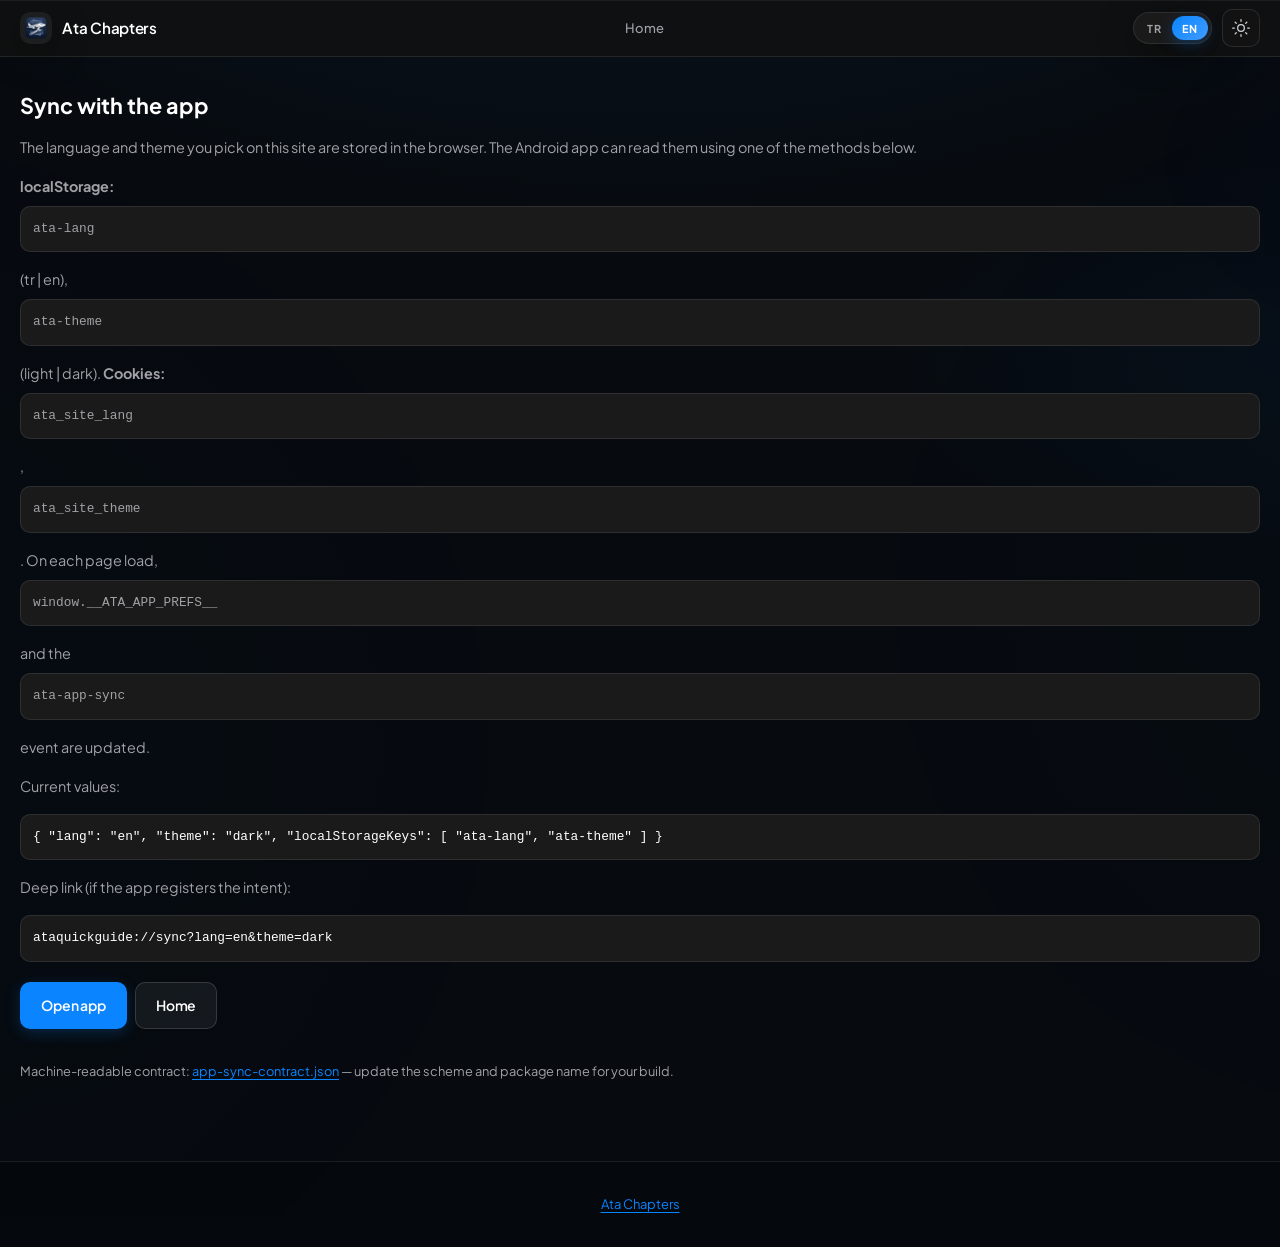
<file: open-app.html>
<!DOCTYPE html>
<html lang="en">
<head>
  <meta charset="UTF-8">
  <meta name="viewport" content="width=device-width, initial-scale=1.0">
  <title>Uygulama senkron — Ata Chapters</title>
  <meta name="robots" content="noindex">
  <script>
    (function () {
      try {
        var q = new URLSearchParams(window.location.search);
        var lq = q.get("lang");
        var th = q.get("theme");
        if (lq === "en" || lq === "tr") localStorage.setItem("ata-lang", lq);
        if (th === "light" || th === "dark") localStorage.setItem("ata-theme", th);
        var tRaw = localStorage.getItem("ata-theme");
        var t = tRaw === "light" || tRaw === "dark" ? tRaw : "dark";
        document.documentElement.setAttribute("data-theme", t);
        var lRaw = localStorage.getItem("ata-lang");
        var lang = lRaw === "en" || lRaw === "tr" ? lRaw : "en";
        document.documentElement.setAttribute("data-lang", lang);
        document.documentElement.setAttribute("lang", lang === "en" ? "en" : "tr");
      } catch (e) {
        document.documentElement.setAttribute("data-theme", "dark");
        document.documentElement.setAttribute("data-lang", "en");
        document.documentElement.setAttribute("lang", "en");
      }
    })();
  </script>
  <link rel="preconnect" href="https://fonts.googleapis.com">
  <link rel="preconnect" href="https://fonts.gstatic.com" crossorigin>
  <link href="https://fonts.googleapis.com/css2?family=Plus+Jakarta+Sans:wght@400;600&display=swap" rel="stylesheet">
  <link rel="stylesheet" href="css/app-site.css?v=114">
  <style>
    .sync-page { max-width: 32rem; margin: 0 auto; padding: 2rem 1.25rem 4rem; }
    .sync-page h1 { font-size: 1.35rem; margin: 0 0 0.75rem; }
    .sync-page p { color: var(--muted); font-size: 0.9rem; line-height: 1.6; margin: 0 0 1rem; }
    .sync-page code { font-size: 0.8rem; word-break: break-all; display: block; padding: 0.75rem; background: var(--bg-elevated); border-radius: var(--radius-sm); border: 1px solid var(--border); margin: 0.5rem 0 1rem; }
    .sync-page .btn-row { display: flex; flex-wrap: wrap; gap: 0.5rem; margin-top: 1.25rem; }
  </style>
</head>
<body data-page="sync">
  <div class="app-shell">
    <header class="app-top">
      <div class="container app-top__inner">
        <a class="app-brand" href="anasayfa/">
          <span class="app-brand__mark"><img src="images/app-icon.png" width="32" height="32" alt=""></span>
          Ata Chapters
        </a>
        <div class="app-nav-panel">
          <nav id="site-primary-nav" class="app-menu" aria-label="Site">
            <a href="anasayfa/" data-i18n="nav.home">Ana sayfa</a>
          </nav>
        </div>
        <div class="app-top__end">
          <button type="button" class="app-nav-toggle" aria-expanded="false" aria-controls="site-primary-nav" data-i18n-aria-label="nav.menuOpen">
            <span class="app-nav-toggle__bars" aria-hidden="true"></span>
          </button>
          <div class="app-controls" role="toolbar" aria-label="Dil ve tema">
            <div class="lang-seg" role="group" aria-label="Dil">
              <button type="button" data-lang-btn="tr" aria-pressed="false">TR</button>
              <button type="button" data-lang-btn="en" aria-pressed="true">EN</button>
            </div>
            <button type="button" class="theme-toggle" data-theme-toggle aria-label="Tema">
              <span class="theme-toggle__moon" aria-hidden="true">
                <svg xmlns="http://www.w3.org/2000/svg" width="20" height="20" viewBox="0 0 24 24" fill="none" stroke="currentColor" stroke-width="1.5" stroke-linecap="round" stroke-linejoin="round"><path d="M21 12.79A9 9 0 1 1 11.21 3 7 7 0 0 0 21 12.79z"/></svg>
              </span>
              <span class="theme-toggle__sun" aria-hidden="true">
                <svg xmlns="http://www.w3.org/2000/svg" width="20" height="20" viewBox="0 0 24 24" fill="none" stroke="currentColor" stroke-width="1.5" stroke-linecap="round" stroke-linejoin="round"><circle cx="12" cy="12" r="4"/><path d="M12 2v2M12 20v2M4.93 4.93l1.41 1.41M17.66 17.66l1.41 1.41M2 12h2M20 12h2M6.34 17.66l-1.41 1.41M19.07 4.93l-1.41 1.41"/></svg>
              </span>
            </button>
          </div>
        </div>
      </div>
      <div class="app-nav-backdrop" data-app-nav-backdrop hidden aria-hidden="true"></div>
    </header>
    <main class="app-content container sync-page">
      <h1 data-i18n="appsync.h">Uygulama ile senkron</h1>
      <p data-i18n="appsync.p1">Ana sitede seçtiğin dil ve tema tarayıcıda kayıtlı. Android uygulaması aşağıdaki yöntemlerden biriyle bu değerleri okuyabilir.</p>
      <p data-i18n-html="appsync.p2"></p>
      <p data-i18n="appsync.current">Şu anki değerler:</p>
      <code id="sync-prefs-out" aria-live="polite">—</code>
      <p data-i18n="appsync.deeplink">Derin bağlantı (uygulamada intent tanımlıysa):</p>
      <code id="sync-deeplink-out">—</code>
      <div class="btn-row">
        <a class="btn btn--primary" id="sync-open-app" href="#" data-i18n="appsync.openApp">Uygulamayı aç</a>
        <a class="btn btn--ghost" href="anasayfa/" data-i18n="nav.home">Ana sayfa</a>
      </div>
      <p class="muted" style="margin-top:2rem;font-size:0.8rem" data-i18n-html="appsync.contract"></p>
    </main>
    <footer class="app-footer">
      <div class="container">
        <p class="app-footer__line"><a href="anasayfa/">Ata Chapters</a></p>
      </div>
    </footer>
  </div>
  <script src="js/site-ui.js?v=36" defer></script>
  <script src="js/app-sync-page.js" defer></script>
</body>
</html>
</file>
<file: css/app-site.css>
﻿/* Ata Chapters — havacılık / gökyüzü, ferah açık tema */
:root {
  --bg: #e2edf8;
  --bg-deep: #d0e2f4;
  --bg-elevated: #ffffff;
  --bg-card: rgba(255, 255, 255, 0.92);
  --border: rgba(19, 47, 76, 0.11);
  --border-strong: rgba(19, 47, 76, 0.17);
  --text: #0c2744;
  --muted: #5a6f82;
  --accent: #0d6efd;
  --accent-dim: rgba(13, 110, 253, 0.14);
  --accent-hover: #0b5ed7;
  --sky-band: rgba(125, 185, 232, 0.38);
  --radius: 16px;
  --radius-sm: 10px;
  --font: "Plus Jakarta Sans", system-ui, sans-serif;
  --shadow: 0 16px 48px rgba(15, 53, 80, 0.09);
  --shadow-soft: 0 6px 28px rgba(15, 53, 80, 0.07);
  --ease-out: cubic-bezier(0.22, 1, 0.36, 1);
  --ease-spring: cubic-bezier(0.34, 1.3, 0.64, 1);
  /* Geniş monitörlerde 90vw dev telefon yapmasın; küçük ekranda taşmayı sınırla */
  --hero-phone-width: min(320px, 88vw, 22rem);
  --hero-mockup-shift-x: 0;
}

*,
*::before,
*::after {
  box-sizing: border-box;
}

html {
  /* scrollIntoView(smooth) kullanılıyor; padding sticky nav + sarmalanan menü için */
  scroll-behavior: smooth;
  scroll-padding-top: 6.25rem;
  overflow-x: hidden;
  max-width: 100%;
}

@media (prefers-reduced-motion: reduce) {
  html {
    scroll-behavior: auto;
  }
}

body {
  margin: 0;
  min-height: 100vh;
  font-family: var(--font);
  font-size: 1rem;
  line-height: 1.6;
  color: var(--text);
  background: #f3f8fd;
  background-image:
    linear-gradient(180deg, #fafcfe 0%, #f4f9fd 28%, #ecf4fb 58%, #e5eff8 100%),
    radial-gradient(ellipse 110% 65% at 50% -8%, rgba(255, 255, 255, 0.95), transparent 55%),
    radial-gradient(ellipse 85% 50% at 92% 18%, var(--sky-band) 0%, transparent 48%),
    radial-gradient(ellipse 75% 45% at 6% 38%, rgba(160, 200, 245, 0.35), transparent 44%);
  background-attachment: fixed;
  overflow-x: hidden;
  max-width: 100%;
}

/* fixed + hero ::before üst üste binince bölüm sınırında yatay “çizgi”; açık temada gövde ile birlikte kayar */
html:not([data-theme="dark"]) body {
  background-attachment: scroll;
}

@media (prefers-reduced-motion: no-preference) {
  body::before {
    content: "";
    position: fixed;
    inset: -30%;
    z-index: -1;
    pointer-events: none;
    background:
      radial-gradient(ellipse 48% 40% at 70% 15%, rgba(8, 112, 217, 0.16), transparent 58%),
      radial-gradient(ellipse 44% 38% at 15% 58%, rgba(125, 185, 232, 0.22), transparent 52%);
    animation: ambient-drift 20s ease-in-out infinite alternate;
  }

  body::after {
    content: "";
    position: fixed;
    inset: -35%;
    z-index: -2;
    pointer-events: none;
    opacity: 0.65;
    background:
      radial-gradient(circle at 30% 40%, rgba(8, 112, 217, 0.09), transparent 42%),
      radial-gradient(circle at 75% 70%, rgba(125, 185, 232, 0.12), transparent 40%);
    animation: ambient-orbit 32s ease-in-out infinite alternate;
  }

  /* Açık tema: koyu moda yakın yumuşak mavi “ambiyans” katmanları */
  html:not([data-theme="dark"]) body::before {
    background:
      radial-gradient(ellipse 52% 44% at 68% 14%, rgba(8, 112, 217, 0.2), transparent 58%),
      radial-gradient(ellipse 48% 42% at 14% 56%, rgba(125, 185, 232, 0.26), transparent 52%);
  }

  html:not([data-theme="dark"]) body::after {
    opacity: 0.78;
    background:
      radial-gradient(circle at 28% 38%, rgba(8, 112, 217, 0.11), transparent 44%),
      radial-gradient(circle at 78% 68%, rgba(125, 185, 232, 0.16), transparent 42%);
  }

  html:not([data-theme="dark"]) body:has(.landing-hero)::before,
  html:not([data-theme="dark"]) body:has(.landing-hero)::after {
    opacity: 0.32;
  }

  /* Koyu tema: tüm site boyunca hafif mavi ambiyans */
  [data-theme="dark"] body::before {
    background:
      radial-gradient(ellipse 52% 44% at 72% 12%, rgba(10, 132, 255, 0.14), transparent 58%),
      radial-gradient(ellipse 48% 42% at 12% 55%, rgba(100, 170, 255, 0.11), transparent 52%);
  }

  [data-theme="dark"] body::after {
    opacity: 0.8;
    background:
      radial-gradient(circle at 28% 42%, rgba(10, 132, 255, 0.09), transparent 44%),
      radial-gradient(circle at 80% 72%, rgba(100, 170, 255, 0.08), transparent 42%);
  }
}

@media (prefers-reduced-motion: reduce) {
  body::before,
  body::after {
    display: none;
  }
}

@keyframes ambient-drift {
  0% {
    transform: translate(0, 0) rotate(0deg) scale(1);
  }
  100% {
    transform: translate(-3%, 2%) rotate(1.8deg) scale(1.05);
  }
}

@keyframes ambient-orbit {
  0% {
    transform: translate(0, 0);
  }
  100% {
    transform: translate(4%, -3%);
  }
}

a {
  color: var(--accent);
  text-decoration-thickness: 1px;
  text-underline-offset: 0.2em;
}

a:hover {
  color: var(--accent-hover);
}

.container {
  width: 100%;
  max-width: 68rem;
  margin: 0 auto;
  padding: 0 1.25rem;
}

/* Ana sayfa hero: referans düzenine yakın daha geniş içerik (≈60/40 grid) */
.app-content.container:has(.landing-hero) {
  max-width: min(100%, 90rem);
  padding-inline: clamp(1rem, 3.2vw, 2rem);
}

@media (max-width: 639px) {
  .app-content.container:has(.landing-hero) {
    padding-inline: clamp(1rem, 3.6vw, 1.65rem);
  }
}

/*
 * Açık tema ana sayfa: hero ↔ bölümler tek sürekli dikey gradient (main üzerinde).
 * body ile çakışan ikinci gradient çizgi yapmasın diye :has(.landing-hero) ile sadeleştirilir.
 */
html:not([data-theme="dark"]) body:has(.landing-hero) {
  background: #f6f9fc;
  background-image: none;
}

html:not([data-theme="dark"]) main.app-content.container:has(.landing-hero) {
  background-color: #f6f9fc;
  background-image: linear-gradient(
    180deg,
    #fafcfe 0%,
    #f1f7fd 12%,
    #e9f3fb 22%,
    #e4f0fa 30%,
    #e6f1fa 38%,
    #ebf4fb 46%,
    #f0f7fc 54%,
    #f3f8fd 62%,
    #f5f9fd 70%,
    #f6f9fc 78%,
    #f6f9fc 100%
  );
  background-size: 100% min(140vh, 72rem);
  background-repeat: no-repeat;
  background-position: top center;
}

/* ——— Üst bar ——— */
.app-top {
  position: sticky;
  top: 0;
  z-index: 50;
  overflow-x: hidden;
  overflow-x: clip;
  max-width: 100%;
  border-bottom: 1px solid var(--border);
  background: rgba(255, 255, 255, 0.78);
  backdrop-filter: blur(14px);
  box-shadow: 0 1px 0 rgba(255, 255, 255, 0.8) inset;
  transition: background 0.2s ease, box-shadow 0.2s ease, border-color 0.2s ease;
}

.app-top.is-scrolled {
  background: rgba(255, 255, 255, 0.94);
  border-bottom-color: rgba(19, 47, 76, 0.08);
  box-shadow: 0 10px 40px rgba(19, 47, 76, 0.07);
}

.app-top__inner {
  display: flex;
  flex-wrap: nowrap;
  align-items: center;
  justify-content: space-between;
  gap: 0.5rem 0.75rem;
  min-height: 3.5rem;
  padding-top: 0.5rem;
  padding-bottom: 0.5rem;
  max-width: 100%;
  min-width: 0;
  overflow-x: hidden;
  overflow-x: clip;
}

.app-brand {
  display: inline-flex;
  align-items: center;
  gap: 0.65rem;
  flex-shrink: 0;
  font-size: 0.95rem;
  font-weight: 600;
  letter-spacing: -0.02em;
  color: var(--text);
  text-decoration: none;
}

.app-brand:hover {
  color: var(--text);
}

.app-brand__mark {
  width: 2rem;
  height: 2rem;
  border-radius: var(--radius-sm);
  overflow: hidden;
  flex-shrink: 0;
  border: 1px solid var(--border);
  box-shadow: var(--shadow-soft);
}

.app-brand__mark img {
  width: 100%;
  height: 100%;
  object-fit: cover;
  display: block;
}

@media (prefers-reduced-motion: no-preference) {
  .app-brand__mark {
    transition: transform 0.45s var(--ease-spring), box-shadow 0.35s ease;
  }

  .app-brand:hover .app-brand__mark {
    transform: scale(1.06) rotate(-2deg);
    box-shadow: 0 8px 24px rgba(11, 107, 203, 0.2);
  }
}

.app-nav-panel {
  flex: 1 1 auto;
  min-width: 0;
  display: flex;
  justify-content: center;
  align-items: center;
}

.app-top__end {
  display: flex;
  align-items: center;
  gap: 0.5rem;
  flex-shrink: 0;
}

.app-menu {
  display: flex;
  flex: 0 1 auto;
  flex-wrap: nowrap;
  align-items: center;
  justify-content: center;
  gap: 0.25rem 0.85rem;
  min-width: 0;
  overflow-x: auto;
  scrollbar-width: none;
  -ms-overflow-style: none;
}

.app-menu::-webkit-scrollbar {
  display: none;
}

.app-menu a {
  font-size: 0.8125rem;
  font-weight: 500;
  color: var(--muted);
  text-decoration: none;
  white-space: nowrap;
  flex-shrink: 0;
}

.app-menu a:hover {
  color: var(--text);
}

.app-menu a[aria-current="page"] {
  color: var(--accent);
}

@media (min-width: 1401px) {
  .app-menu {
    justify-content: center;
    overflow-x: auto;
    flex-wrap: nowrap;
    scrollbar-width: thin;
  }
}

/* Mobil / dar masaüstü: menü çekmecesi + hamburger */
.app-nav-toggle {
  display: none;
  width: 2.95rem;
  height: 2.95rem;
  flex-shrink: 0;
  align-items: center;
  justify-content: center;
  margin: 0;
  padding: 0;
  border-radius: var(--radius-sm);
  border: 1px solid var(--border);
  background: var(--bg-card);
  color: var(--text);
  cursor: pointer;
  box-shadow: var(--shadow-soft);
  -webkit-tap-highlight-color: transparent;
  touch-action: manipulation;
  transition: border-color 0.2s ease, background 0.2s ease, transform 0.2s ease;
}

.app-nav-toggle:hover {
  border-color: rgba(11, 107, 203, 0.35);
}

.app-nav-toggle:focus-visible {
  outline: 2px solid var(--accent);
  outline-offset: 2px;
}

.app-nav-toggle__bars {
  display: block;
  width: 1.35rem;
  height: 0.12rem;
  border-radius: 1px;
  background: currentColor;
  box-shadow: 0 -0.4rem 0 currentColor, 0 0.4rem 0 currentColor;
}

[data-theme="dark"] .app-nav-toggle {
  background: #121212;
  border-color: rgba(255, 255, 255, 0.1);
  color: #e5e7eb;
  box-shadow: none;
}

.app-nav-backdrop {
  display: none;
  position: fixed;
  left: 0;
  right: 0;
  top: 3.65rem;
  bottom: 0;
  z-index: 55;
  margin: 0;
  padding: 0;
  border: none;
  background: rgba(0, 0, 0, 0.42);
  cursor: pointer;
  -webkit-tap-highlight-color: transparent;
}

.app-top.is-nav-open {
  z-index: 200;
}

.app-top.is-nav-open .app-nav-backdrop {
  display: block;
}

@media (max-width: 900px) {
  .app-nav-toggle {
    display: inline-flex;
    width: 3.15rem;
    height: 3.15rem;
    border-radius: 0.85rem;
  }

  .app-nav-panel {
    flex: 0 0 0;
    width: 0;
    min-width: 0;
    height: 0;
    overflow: visible;
  }

  .app-menu {
    position: fixed;
    top: 3.65rem;
    right: 0;
    left: auto;
    width: min(19.5rem, calc(100vw - 1rem));
    bottom: 0;
    flex-direction: column;
    flex-wrap: nowrap;
    align-items: stretch;
    justify-content: flex-start;
    gap: 0.15rem;
    padding: 0.85rem 1rem 1.5rem;
    margin: 0;
    overflow-x: visible;
    overflow-y: auto;
    -webkit-overflow-scrolling: touch;
    background: var(--bg-elevated);
    border-left: 1px solid var(--border);
    box-shadow: -10px 0 40px rgba(15, 53, 80, 0.12);
    transform: translateX(105%);
    visibility: hidden;
    z-index: 60;
    transition: transform 0.28s var(--ease-out), visibility 0.28s;
  }

  [data-theme="dark"] .app-menu {
    background: #121820;
    border-left-color: rgba(255, 255, 255, 0.08);
    box-shadow: -12px 0 48px rgba(0, 0, 0, 0.45);
  }

  .app-top.is-nav-open .app-menu {
    transform: translateX(0);
    visibility: visible;
  }

  .app-menu a {
    font-size: 1rem;
    padding: 0.8rem 0.9rem;
    border-radius: var(--radius-sm);
    white-space: normal;
    flex-shrink: 0;
  }

  .app-menu a:hover,
  .app-menu a:focus-visible {
    background: rgba(13, 110, 253, 0.08);
  }

  [data-theme="dark"] .app-menu a:hover,
  [data-theme="dark"] .app-menu a:focus-visible {
    background: rgba(96, 165, 250, 0.1);
  }

  .app-top__end {
    margin-left: auto;
  }
}

@media (min-width: 901px) {
  .app-nav-toggle {
    display: none !important;
  }

  .app-nav-backdrop {
    display: none !important;
  }
}

body.is-app-nav-open {
  overflow: hidden;
  touch-action: none;
}

@media (prefers-reduced-motion: reduce) {
  .app-menu {
    transition: none;
  }
}

@media (min-width: 768px) and (prefers-reduced-motion: no-preference) {
  .app-menu a {
    position: relative;
  }

  .app-menu a::after {
    content: "";
    position: absolute;
    left: 0;
    bottom: -5px;
    width: 100%;
    height: 2px;
    border-radius: 2px;
    background: linear-gradient(90deg, var(--accent), rgba(11, 107, 203, 0.35));
    transform: scaleX(0);
    transform-origin: right;
    transition: transform 0.4s var(--ease-out);
  }

  .app-menu a[aria-current="page"]::after {
    transform: scaleX(1);
    transform-origin: left;
  }

  .app-menu a:hover::after,
  .app-menu a:focus-visible::after {
    transform: scaleX(1);
    transform-origin: left;
  }
}

/* ——— Butonlar ——— */
.btn {
  display: inline-flex;
  align-items: center;
  justify-content: center;
  gap: 0.5rem;
  padding: 0.7rem 1.25rem;
  font-family: inherit;
  font-size: 0.875rem;
  font-weight: 600;
  letter-spacing: -0.01em;
  border-radius: var(--radius-sm);
  border: 1px solid transparent;
  cursor: pointer;
  text-decoration: none;
  transition: background 0.25s var(--ease-out), border-color 0.25s ease, transform 0.35s var(--ease-spring), box-shadow 0.35s ease;
}

.btn:focus-visible {
  outline: 2px solid var(--accent);
  outline-offset: 3px;
}

.btn--primary {
  background: var(--accent);
  color: #fff;
  box-shadow: 0 4px 14px rgba(11, 107, 203, 0.28);
}

.btn--primary:hover {
  background: var(--accent-hover);
  color: #fff;
  transform: translateY(-2px);
  box-shadow: 0 8px 28px rgba(11, 107, 203, 0.35);
}

.btn--primary:active {
  transform: translateY(0);
}

.btn--ghost {
  background: rgba(255, 255, 255, 0.7);
  border-color: var(--border-strong);
  color: var(--text);
}

.btn--ghost:hover {
  background: #fff;
  border-color: var(--accent);
  transform: translateY(-2px);
  box-shadow: var(--shadow-soft);
}

.btn--ghost:active {
  transform: translateY(0);
}

@media (prefers-reduced-motion: reduce) {
  .btn--primary:hover,
  .btn--ghost:hover {
    transform: none;
  }
}

.btn-row {
  display: flex;
  flex-wrap: wrap;
  gap: 0.75rem;
  margin-top: 1.75rem;
}

/* ——— Beta + mağaza ——— */
.beta-pill {
  margin: 0 0 1rem;
}

.beta-pill span {
  display: inline-block;
  padding: 0.35rem 0.9rem;
  font-size: 0.75rem;
  font-weight: 600;
  letter-spacing: 0.04em;
  text-transform: uppercase;
  color: #0b4a9e;
  background: linear-gradient(135deg, rgba(13, 110, 253, 0.12) 0%, rgba(125, 185, 232, 0.22) 100%);
  border: 1px solid rgba(13, 110, 253, 0.2);
  border-radius: 999px;
}

@media (prefers-reduced-motion: no-preference) {
  .beta-pill span {
    animation: beta-glow 3.5s ease-in-out infinite;
  }
}

@keyframes beta-glow {
  0%,
  100% {
    box-shadow: 0 0 0 0 rgba(13, 110, 253, 0.12);
  }
  50% {
    box-shadow: 0 0 0 6px rgba(13, 110, 253, 0.06);
  }
}

.store-panel {
  margin-top: 2rem;
  padding: 1.35rem 1.5rem;
  border-radius: var(--radius);
  border: 1px solid var(--border);
  background: var(--bg-card);
  box-shadow: var(--shadow-soft);
  text-align: center;
  transition: border-color 0.35s ease, box-shadow 0.45s var(--ease-out), transform 0.45s var(--ease-out);
}

.store-panel--compact {
  margin-top: 1.5rem;
  padding: 1rem 1.2rem;
}

.store-panel--compact .store-panel__copy {
  margin-bottom: 0.85rem;
  font-size: 0.875rem;
  line-height: 1.55;
}

@media (prefers-reduced-motion: no-preference) {
  .store-panel:hover {
    border-color: rgba(13, 110, 253, 0.22);
    box-shadow: 0 16px 48px rgba(19, 47, 76, 0.1);
    transform: translateY(-3px);
  }
}

.store-panel__copy {
  margin: 0 0 1.15rem;
  max-width: 36rem;
  margin-left: auto;
  margin-right: auto;
  font-size: 0.9rem;
  line-height: 1.6;
  color: var(--muted);
}

.store-panel__copy strong {
  color: var(--text);
}

.store-badges {
  display: flex;
  flex-wrap: wrap;
  align-items: center;
  justify-content: center;
  gap: 1rem 1.5rem;
}

.store-badge {
  height: 48px;
  width: auto;
  max-width: 100%;
  display: block;
  opacity: 0.72;
  filter: saturate(0.65);
  transition: opacity 0.3s ease, filter 0.3s ease, transform 0.45s var(--ease-spring);
}

.store-badge--apple {
  height: 40px;
}

.store-badge:hover {
  opacity: 0.88;
  filter: saturate(0.85);
  transform: translateY(-3px) scale(1.02);
}

@media (prefers-reduced-motion: reduce) {
  .store-badge:hover {
    transform: none;
  }
}

.store-badge-wrap {
  display: flex;
  flex-direction: column;
  align-items: center;
  gap: 0.35rem;
}

.store-badge-label {
  font-size: 0.65rem;
  font-weight: 600;
  letter-spacing: 0.08em;
  text-transform: uppercase;
  color: var(--muted);
}

/* ——— Ana içerik ——— */
.app-content {
  padding-bottom: 4rem;
}

/* Dil değişimi: içerik çıkış / giriş (erişilebilirlik: azaltılmış hareket) */
@media (prefers-reduced-motion: no-preference) {
  @keyframes ata-lang-swap-out {
    from {
      opacity: 1;
      transform: translateY(0);
    }
    to {
      opacity: 0;
      transform: translateY(0.45rem);
    }
  }

  @keyframes ata-lang-swap-in {
    from {
      opacity: 0;
      transform: translateY(-0.35rem);
    }
    to {
      opacity: 1;
      transform: translateY(0);
    }
  }

  @keyframes ata-lang-seg-nudge {
    0%,
    100% {
      transform: scale(1);
    }
    45% {
      transform: scale(1.05);
    }
  }

  main.app-content.ata-lang-swap-phase-out,
  .app-shell > footer.app-footer.ata-lang-swap-phase-out,
  header.app-top .app-menu.ata-lang-swap-phase-out {
    animation: ata-lang-swap-out 0.24s var(--ease-out) forwards;
    pointer-events: none;
  }

  main.app-content.ata-lang-swap-phase-in,
  .app-shell > footer.app-footer.ata-lang-swap-phase-in,
  header.app-top .app-menu.ata-lang-swap-phase-in {
    animation: ata-lang-swap-in 0.42s var(--ease-out) forwards;
  }

  .lang-seg.ata-lang-seg-nudge {
    animation: ata-lang-seg-nudge 0.42s var(--ease-spring);
  }
}

.app-hero {
  padding: 2.75rem 0 2rem;
  text-align: center;
  position: relative;
}

.app-hero::after {
  content: "";
  display: block;
  width: min(12rem, 50%);
  height: 3px;
  margin: 2rem auto 0;
  border-radius: 3px;
  background: linear-gradient(90deg, transparent, rgba(11, 107, 203, 0.35), rgba(125, 185, 232, 0.5), rgba(11, 107, 203, 0.35), transparent);
  opacity: 0.85;
  transform-origin: center;
}

@media (prefers-reduced-motion: no-preference) {
  .app-hero::after {
    animation: motion-line-in 1s var(--ease-out) 0.45s backwards;
  }
}

@keyframes motion-line-in {
  from {
    transform: scaleX(0);
    opacity: 0;
  }
  to {
    transform: scaleX(1);
    opacity: 0.85;
  }
}

@media (min-width: 640px) {
  .app-hero {
    padding: 3.5rem 0 2.25rem;
  }
}

.app-hero__icon {
  width: clamp(7.25rem, 32vw, 11rem);
  height: clamp(7.25rem, 32vw, 11rem);
  margin: 0 auto 1.35rem;
  border-radius: clamp(1.2rem, 5vw, 2rem);
  overflow: hidden;
  border: none;
  background:
    radial-gradient(circle at 32% 28%, rgba(255, 255, 255, 0.45), transparent 58%),
    linear-gradient(155deg, rgba(11, 107, 203, 0.22), rgba(11, 107, 203, 0.06));
  box-shadow:
    0 24px 56px rgba(11, 107, 203, 0.18),
    0 0 0 1px rgba(11, 107, 203, 0.1);
  display: grid;
  place-items: center;
  padding: clamp(0.2rem, 1.2vw, 0.45rem);
}

@keyframes hero-icon-breathe {
  from {
    transform: translateY(0) scale(1);
  }
  to {
    transform: translateY(-6px) scale(1.03);
  }
}

.app-hero__icon img {
  width: 100%;
  height: 100%;
  object-fit: contain;
  object-position: center;
  display: block;
  padding: 0;
  clip-path: none;
  filter: drop-shadow(0 6px 14px rgba(0, 0, 0, 0.12));
}

.app-hero h1 {
  margin: 0;
  font-size: clamp(1.85rem, 5vw, 2.65rem);
  font-weight: 700;
  letter-spacing: -0.03em;
  line-height: 1.15;
  color: var(--text);
}

.app-hero .lead {
  margin: 1rem auto 0;
  max-width: 36rem;
  font-size: 1.0625rem;
  color: var(--muted);
  line-height: 1.65;
}

.app-hero .btn-row {
  justify-content: center;
}

@media (prefers-reduced-motion: no-preference) {
  .app-hero > * {
    animation: motion-fade-up 0.8s var(--ease-out) backwards;
  }

  .app-hero > .beta-pill {
    animation-delay: 0.05s;
  }

  .app-hero > .app-hero__icon {
    animation-delay: 0.1s;
  }

  .app-hero__icon img {
    animation: hero-icon-breathe 5s ease-in-out 0.95s infinite alternate;
  }

  .app-hero > h1 {
    animation-delay: 0.16s;
  }

  .app-hero > .lead {
    animation-delay: 0.22s;
  }

  .app-hero > .btn-row {
    animation-delay: 0.28s;
  }

  .app-hero > .store-panel {
    animation-delay: 0.38s;
  }
}

@keyframes motion-fade-up {
  from {
    opacity: 0;
    transform: translateY(22px) scale(0.96);
  }
  to {
    opacity: 1;
    transform: translateY(0) scale(1);
  }
}

/* ——— Landing (uygulama giriş sayfası + ATA koyu) ——— */
.landing-hero {
  position: relative;
  padding-top: 1.75rem;
  padding-bottom: clamp(2rem, 5vw, 3.25rem);
  text-align: left;
}

/* Açık tema: sadece dekor (alt opak beyaz katman yok — main gradient ile çizgi oluşturmasın) */
.landing-hero::before {
  content: "";
  position: absolute;
  inset: -10% -15% -12% -15%;
  pointer-events: none;
  z-index: 0;
  background:
    url("data:image/svg+xml,%3Csvg xmlns='http://www.w3.org/2000/svg' viewBox='0 0 1000 680' preserveAspectRatio='xMidYMid meet'%3E%3Cellipse cx='500' cy='310' rx='455' ry='275' fill='none' stroke='%230d6efd' stroke-opacity='0.16' stroke-width='1.2' stroke-dasharray='5 14'/%3E%3Cellipse cx='515' cy='335' rx='390' ry='305' fill='none' stroke='%237db9e8' stroke-opacity='0.1' stroke-width='1' stroke-dasharray='4 11'/%3E%3C/svg%3E")
      center 50% / min(165vw, 1850px) min(95vh, 920px) no-repeat,
    radial-gradient(
      ellipse 72% 86% at 60% 52%,
      rgba(13, 110, 253, 0.2) 0%,
      rgba(13, 110, 253, 0.09) 22%,
      rgba(13, 110, 253, 0.03) 42%,
      transparent 68%
    ),
    radial-gradient(ellipse 88% 72% at 32% 48%, rgba(125, 185, 232, 0.12) 0%, transparent 55%),
    linear-gradient(
      100deg,
      rgba(125, 185, 232, 0.08) 0%,
      rgba(13, 110, 253, 0.06) 28%,
      rgba(13, 110, 253, 0.11) 48%,
      rgba(13, 110, 253, 0.15) 72%,
      rgba(125, 185, 232, 0.09) 100%
    );
}

[data-theme="dark"] .landing-hero::before {
  inset: -15% -18% 0 -18%;
  background:
    url("data:image/svg+xml,%3Csvg xmlns='http://www.w3.org/2000/svg' viewBox='0 0 1000 680' preserveAspectRatio='xMidYMid meet'%3E%3Cellipse cx='500' cy='310' rx='455' ry='275' fill='none' stroke='%230a84ff' stroke-opacity='0.22' stroke-width='1.2' stroke-dasharray='5 14'/%3E%3Cellipse cx='515' cy='335' rx='390' ry='305' fill='none' stroke='%2364a8ff' stroke-opacity='0.14' stroke-width='1' stroke-dasharray='4 11'/%3E%3C/svg%3E")
      center 52% / min(165vw, 1900px) min(98vh, 980px) no-repeat,
    radial-gradient(
      ellipse 72% 88% at 62% 54%,
      rgba(10, 132, 255, 0.3) 0%,
      rgba(10, 132, 255, 0.12) 22%,
      rgba(10, 132, 255, 0.04) 42%,
      transparent 68%
    );
}

.landing-hero.app-hero::after {
  display: none;
}

.landing-hero .btn-row {
  justify-content: flex-start;
}

.landing-hero__grid {
  position: relative;
  z-index: 1;
  display: grid;
  gap: clamp(1.35rem, 3.2vw, 2rem);
  align-items: center;
  overflow-x: visible;
  min-width: 0;
}

.landing-hero__visual {
  position: relative;
  z-index: 1;
  width: 100%;
  max-width: 100%;
  min-width: 0;
  display: flex;
  justify-content: center;
  /* clip kaldırıldı: grid sınırında dikey “kesik” oluşturuyordu */
  overflow-x: visible;
}

/* Telefonu büyütmeden etrafındaki boşluğu glow / halka ile doldurur */
.landing-hero__visual-scene {
  position: relative;
  width: 100%;
  max-width: min(36rem, 100%);
  margin-inline: auto;
  min-width: 0;
  /* Keskin dikdörtgen kırpma yok; yatay taşma üst grid + html/body ile sınırlı */
  overflow-x: visible;
}

.landing-hero__ambient {
  position: absolute;
  inset: -18% -12% -18% -55%;
  pointer-events: none;
  z-index: 0;
  overflow: visible;
  contain: layout style;
}

.landing-hero__blob {
  position: absolute;
  border-radius: 50%;
  filter: blur(22px);
  opacity: 0.32;
}

.landing-hero__blob--1 {
  width: 62%;
  height: 52%;
  top: -10%;
  left: 8%;
  background: radial-gradient(circle, rgba(13, 110, 253, 0.42) 0%, transparent 72%);
}

.landing-hero__blob--2 {
  width: 52%;
  height: 44%;
  bottom: -8%;
  right: -6%;
  background: radial-gradient(circle, rgba(125, 185, 232, 0.3) 0%, transparent 74%);
}

.landing-hero__blob--3 {
  width: 40%;
  height: 34%;
  top: 36%;
  right: -4%;
  background: radial-gradient(circle, rgba(13, 110, 253, 0.18) 0%, transparent 70%);
}

[data-theme="dark"] .landing-hero__blob--1 {
  background: radial-gradient(circle, rgba(10, 132, 255, 0.5) 0%, transparent 68%);
}

[data-theme="dark"] .landing-hero__blob--2 {
  background: radial-gradient(circle, rgba(100, 170, 255, 0.26) 0%, transparent 70%);
}

[data-theme="dark"] .landing-hero__blob--3 {
  background: radial-gradient(circle, rgba(10, 132, 255, 0.24) 0%, transparent 65%);
}

[data-theme="dark"] .landing-hero__blob {
  opacity: 0.32;
}

.landing-hero__ring {
  position: absolute;
  border-radius: 50%;
  border: 1px dashed rgba(13, 110, 253, 0.22);
  pointer-events: none;
}

.landing-hero__ring--1 {
  width: 104%;
  height: 86%;
  top: 50%;
  left: 50%;
  transform: translate(-50%, -50%) rotate(-12deg);
  opacity: 0.55;
}

.landing-hero__ring--2 {
  width: 112%;
  height: 94%;
  top: 50%;
  left: 50%;
  transform: translate(-50%, -50%) rotate(8deg);
  border-color: rgba(125, 185, 232, 0.14);
  opacity: 0.45;
}

[data-theme="dark"] .landing-hero__ring--1 {
  border-color: rgba(10, 132, 255, 0.3);
  opacity: 0.6;
}

[data-theme="dark"] .landing-hero__ring--2 {
  border-color: rgba(10, 132, 255, 0.16);
  opacity: 0.48;
}

.landing-hero__spark {
  position: absolute;
  width: 5px;
  height: 5px;
  border-radius: 1px;
  background: rgba(255, 255, 255, 0.35);
  opacity: 0.5;
  transform: rotate(45deg);
}

.landing-hero__spark--1 {
  top: 12%;
  left: 8%;
}

.landing-hero__spark--2 {
  bottom: 18%;
  right: 10%;
}

[data-theme="dark"] .landing-hero__spark {
  background: rgba(200, 220, 255, 0.35);
  opacity: 0.55;
  box-shadow: 0 0 6px rgba(100, 170, 255, 0.28);
}

@media (min-width: 640px) and (max-width: 959px) {
  :root {
    --hero-phone-width: clamp(280px, 48vw, 400px);
  }

  .landing-phones {
    min-height: 560px;
  }
}

@media (min-width: 960px) {
  /* Telefon çerçevesi görseli için daha geniş sağ sütun */
  .landing-hero__grid {
    align-items: start;
    gap: 1.5rem;
    grid-template-columns: minmax(0, 4.1fr) minmax(0, 5.9fr);
  }

  .landing-hero__visual {
    justify-content: center;
    margin-top: clamp(2.75rem, 9vh, 5.5rem);
  }

  .landing-hero__copy {
    align-self: start;
    max-width: 36rem;
  }

  :root {
    /* İki sütunda sağ kolon geniş olsa bile mockup fiziksel telefon ölçeğinde kalsın */
    --hero-phone-width: clamp(260px, 24vw, 400px);
    --hero-mockup-shift-x: -0.5rem;
  }
}

.landing-hero__copy {
  position: relative;
  z-index: 2;
  max-width: 36rem;
  min-width: 0;
}

.landing-hero__subtitle {
  margin: 0.5rem 0 0;
  font-size: 1rem;
  font-weight: 500;
  color: var(--muted);
  line-height: 1.55;
}

/* Başlık + lead: lead genişliği başlık satırıyla hizalı (inline-flex shrink-to-fit) */
.landing-hero__head-block {
  display: inline-flex;
  flex-direction: column;
  align-items: stretch;
  max-width: 100%;
  min-width: 0;
}

.landing-hero__head-block .lead {
  margin: 0;
}

.landing-hero h1 {
  text-align: left;
  font-size: clamp(1.6rem, 3.6vw, 2.25rem);
  margin: 0 0 0.85rem;
}

.landing-hero .lead {
  margin-left: 0;
  margin-right: 0;
  text-align: left;
  font-size: clamp(0.98rem, 2vw, 1.03rem);
  line-height: 1.6;
  text-wrap: pretty;
}

/* Geniş sütunda başlık tek satır; font biraz kısılır ki taşma olmasın */
@media (min-width: 960px) {
  .landing-hero h1 {
    white-space: nowrap;
    font-size: clamp(1.45rem, 1.55vw + 0.95rem, 1.95rem);
  }
}

@media (max-width: 959px) {
  .landing-hero h1 {
    white-space: normal;
    font-size: clamp(1.72rem, 5vw + 0.15rem, 2.22rem);
  }

  .landing-hero .lead {
    font-size: clamp(1rem, 2.65vw, 1.07rem);
    line-height: 1.55;
  }
}

/* Satır sonunda tek kelime kalmayı engelle (i18n’de .text-nobreak ile birlikte) */
.text-nobreak {
  white-space: nowrap;
}

@media (max-width: 360px) {
  .text-nobreak {
    white-space: normal;
  }
}

/* Ana sayfa: indirme butonlarının altı — kapatılınca localStorage ile gizlenir */
.home-release-callout {
  position: relative;
  margin: 0.5rem 0 0.9rem;
  max-width: 38rem;
  box-sizing: border-box;
  padding: 0.85rem 2.25rem 0.85rem 1rem;
  border-radius: var(--radius);
  border: 1px solid rgba(13, 110, 253, 0.25);
  background: linear-gradient(135deg, rgba(13, 110, 253, 0.1) 0%, rgba(125, 185, 232, 0.14) 100%);
  box-shadow: var(--shadow-soft);
}

.home-release-callout__close {
  position: absolute;
  top: 0.35rem;
  right: 0.35rem;
  width: 2rem;
  height: 2rem;
  margin: 0;
  padding: 0;
  border: none;
  border-radius: var(--radius-sm);
  background: rgba(255, 255, 255, 0.5);
  color: var(--text);
  font-size: 1.35rem;
  line-height: 1;
  cursor: pointer;
  display: inline-flex;
  align-items: center;
  justify-content: center;
  transition: background 0.2s ease, color 0.2s ease;
}

.home-release-callout__close:hover {
  background: rgba(13, 110, 253, 0.15);
  color: var(--accent);
}

.home-release-callout__label {
  margin: 0 0 0.35rem;
  font-size: 0.7rem;
  font-weight: 700;
  letter-spacing: 0.07em;
  text-transform: uppercase;
  color: var(--accent);
}

.home-release-callout__body {
  margin: 0;
  font-size: 0.84rem;
  line-height: 1.55;
  color: var(--text);
}

.home-release-callout__body a {
  font-weight: 600;
}

[data-theme="dark"] .home-release-callout {
  border-color: rgba(10, 132, 255, 0.4);
  background: linear-gradient(135deg, rgba(10, 132, 255, 0.16) 0%, rgba(10, 132, 255, 0.06) 100%);
}

[data-theme="dark"] .home-release-callout__close {
  background: rgba(255, 255, 255, 0.08);
  color: #e8eaed;
}

[data-theme="dark"] .home-release-callout__close:hover {
  background: rgba(10, 132, 255, 0.22);
  color: #64a8ff;
}

[data-theme="dark"] .home-release-callout__label {
  color: #64a8ff;
}

/* İndir — iki kutu: güncel / arşiv */
.releases-two-stack {
  display: flex;
  flex-direction: column;
  gap: 1.25rem;
  margin: 0.25rem 0 1.5rem;
}

.releases-two-stack__slot {
  display: flex;
  flex-direction: column;
  gap: 1rem;
}

.releases-two-stack__slot:empty {
  display: none;
}

.version-card--archived {
  border-color: var(--border);
  background: var(--bg-elevated);
  box-shadow: none;
}

@media (prefers-reduced-motion: no-preference) {
  .version-card--archived:hover {
    transform: none;
    box-shadow: var(--shadow-soft);
  }
}

.version-badge--muted {
  background: #86868b;
  color: #fff;
}

.btn-dl--disabled {
  pointer-events: none;
  cursor: not-allowed;
  margin-top: 0.35rem;
  padding: 0.65rem 1.2rem;
  font-family: inherit;
  font-size: 0.8125rem;
  font-weight: 600;
  letter-spacing: 0.04em;
  text-transform: uppercase;
  color: var(--muted);
  background: var(--bg-card);
  border: 1px solid var(--border);
  border-radius: var(--radius-sm);
  display: inline-flex;
  align-items: center;
  justify-content: center;
}

[data-theme="dark"] .version-badge--muted {
  background: #636366;
  color: #f2f2f7;
}

.version-card--latest > .subhead-ch:first-child {
  margin-top: 0;
}

.upcoming-release-banner {
  margin: 0 0 1.75rem;
  padding: 1rem 1.15rem;
  border-radius: var(--radius);
  border: 1px solid rgba(13, 110, 253, 0.22);
  background: linear-gradient(135deg, rgba(13, 110, 253, 0.09) 0%, rgba(125, 185, 232, 0.12) 100%);
  box-shadow: var(--shadow-soft);
}

.upcoming-release-banner--tip {
  margin: 0 0 1.5rem;
  border-left: 4px solid var(--accent);
}

.upcoming-release-banner__label {
  margin: 0 0 0.4rem;
  font-size: 0.68rem;
  font-weight: 700;
  letter-spacing: 0.08em;
  text-transform: uppercase;
  color: var(--accent);
}

.upcoming-release-banner__body {
  margin: 0;
  font-size: 0.9375rem;
  line-height: 1.55;
  color: var(--text);
}

.upcoming-release-banner__body strong {
  font-weight: 600;
  color: var(--accent);
}

[data-theme="dark"] .upcoming-release-banner {
  border-color: rgba(10, 132, 255, 0.35);
  background: linear-gradient(135deg, rgba(10, 132, 255, 0.14) 0%, rgba(10, 132, 255, 0.05) 100%);
}

[data-theme="dark"] .upcoming-release-banner__label,
[data-theme="dark"] .upcoming-release-banner__body strong {
  color: #64a8ff;
}

.landing-hero .store-panel {
  text-align: left;
  background: #fff;
  box-shadow: 0 10px 40px rgba(15, 53, 80, 0.08), 0 1px 0 rgba(255, 255, 255, 0.8) inset;
  border-color: rgba(19, 47, 76, 0.09);
}

.landing-hero .store-panel__copy {
  margin-left: 0;
}

.landing-hero .store-badges {
  justify-content: flex-start;
}

[data-theme="dark"] .landing-hero .store-panel {
  background: var(--bg-card);
  box-shadow: var(--shadow-soft);
  border-color: var(--border);
}

.landing-phones {
  position: relative;
  z-index: 1;
  width: 100%;
  max-width: 100%;
  margin-inline: auto;
  min-height: 380px;
  display: flex;
  align-items: center;
  justify-content: center;
  overflow-x: visible;
  perspective: 920px;
  perspective-origin: 38% 42%;
}

@media (min-width: 960px) {
  .landing-phones {
    min-height: min(960px, 90vh);
    justify-content: center;
    align-items: center;
    perspective: 1000px;
    perspective-origin: 50% 52%;
  }

  .landing-hero__visual-scene {
    max-width: 100%;
    width: 100%;
  }
}

/*
 * Hero: birleşik mockup PNG (484×1024), çerçeve+ekran tek dosyada — images/app-preview-*.png
 */
.hero-photo-mockup {
  --phone-rot-y: -14deg;
  --phone-rot-x: 4deg;
  position: relative;
  line-height: 0;
  width: var(--hero-phone-width);
  max-width: 100%;
  transform-style: preserve-3d;
  transform: translateX(var(--hero-mockup-shift-x)) rotateY(var(--phone-rot-y)) rotateX(var(--phone-rot-x)) translateZ(0);
  backface-visibility: hidden;
  filter: drop-shadow(0 16px 32px rgba(15, 53, 80, 0.17)) drop-shadow(0 6px 14px rgba(0, 0, 0, 0.1));
}

/*
 * Görünür yüksekliğe göre genişlik tavanı (en-boy 484×1024).
 * Çıkarılan rem fazlaysa telefon ~400px’te kalıyordu; hero kaydırılabilir olduğundan tavan daha cömert.
 */
.hero-photo-mockup--composite {
  width: min(
    var(--hero-phone-width),
    100%,
    calc((100dvh - 4rem) * 484 / 1024)
  );
}

@media (min-width: 960px) {
  .hero-photo-mockup--composite {
    width: min(
      var(--hero-phone-width),
      100%,
      calc((100dvh - 2.5rem) * 484 / 1024)
    );
  }
}

.hero-photo-mockup__inner {
  position: relative;
  width: 100%;
  aspect-ratio: 1;
}

/* Kare kutu + contain → yanlarda “siyah şerit” hissi; PNG en-boyu ile hizala */
.hero-photo-mockup--composite .hero-photo-mockup__inner {
  aspect-ratio: 484 / 1024;
}

.hero-photo-mockup--composite .hero-photo-mockup__img {
  position: absolute;
  inset: 0;
  width: 100%;
  height: 100%;
  object-fit: contain;
  object-position: center center;
  display: block;
}

@media (max-width: 959px) {
  .landing-hero::before {
    inset: -10% -10% -20% -10%;
    background:
      url("data:image/svg+xml,%3Csvg xmlns='http://www.w3.org/2000/svg' viewBox='0 0 1000 680' preserveAspectRatio='xMidYMid meet'%3E%3Cellipse cx='500' cy='310' rx='455' ry='275' fill='none' stroke='%230d6efd' stroke-opacity='0.14' stroke-width='1.2' stroke-dasharray='5 14'/%3E%3Cellipse cx='515' cy='335' rx='390' ry='305' fill='none' stroke='%237db9e8' stroke-opacity='0.09' stroke-width='1' stroke-dasharray='4 11'/%3E%3C/svg%3E")
        center 40% / 135vw 78vh no-repeat,
      radial-gradient(ellipse 92% 78% at 50% 38%, rgba(13, 110, 253, 0.15) 0%, rgba(13, 110, 253, 0.04) 40%, transparent 65%),
      radial-gradient(ellipse 88% 62% at 48% 58%, rgba(125, 185, 232, 0.1) 0%, transparent 54%),
      linear-gradient(
        95deg,
        rgba(125, 185, 232, 0.06) 0%,
        rgba(13, 110, 253, 0.06) 45%,
        rgba(13, 110, 253, 0.11) 100%
      );
  }

  [data-theme="dark"] .landing-hero::before {
    background:
      url("data:image/svg+xml,%3Csvg xmlns='http://www.w3.org/2000/svg' viewBox='0 0 1000 680' preserveAspectRatio='xMidYMid meet'%3E%3Cellipse cx='500' cy='310' rx='455' ry='275' fill='none' stroke='%230a84ff' stroke-opacity='0.2' stroke-width='1.2' stroke-dasharray='5 14'/%3E%3Cellipse cx='515' cy='335' rx='390' ry='305' fill='none' stroke='%2364a8ff' stroke-opacity='0.12' stroke-width='1' stroke-dasharray='4 11'/%3E%3C/svg%3E")
        center 40% / 135vw 78vh no-repeat,
      radial-gradient(
        ellipse 95% 78% at 50% 42%,
        rgba(10, 132, 255, 0.28) 0%,
        rgba(10, 132, 255, 0.09) 36%,
        rgba(10, 132, 255, 0.025) 56%,
        transparent 72%
      );
  }

  .landing-hero__grid {
    grid-template-columns: 1fr;
    gap: clamp(1.1rem, 3vw, 1.65rem);
  }

  /* Masaüstüyle aynı okuma sırası: metin → telefon (eskiden telefon üstteydi) */
  .landing-hero__visual {
    order: 0;
  }

  .landing-phones {
    min-height: 400px;
  }

  .hero-photo-mockup {
    transform: translateX(var(--hero-mockup-shift-x)) rotateY(-6deg) rotateX(2.5deg) translateZ(0);
    filter: drop-shadow(0 12px 24px rgba(15, 53, 80, 0.15)) drop-shadow(0 5px 12px rgba(0, 0, 0, 0.09));
  }
}

/* Tablet: masaüstüne yakın iki sütun + aynı perspektif / gölge */
@media (min-width: 700px) and (max-width: 959px) {
  :root {
    --hero-mockup-shift-x: -0.5rem;
  }

  .landing-hero__grid {
    grid-template-columns: minmax(0, 4fr) minmax(0, 6fr);
    align-items: start;
    gap: 1.25rem;
  }

  .landing-hero__copy {
    max-width: 36rem;
    align-self: start;
  }

  .landing-hero__visual {
    justify-content: center;
    margin-top: clamp(2rem, 7vh, 4.25rem);
  }

  .landing-phones {
    min-height: min(580px, 74vh);
    perspective-origin: 50% 52%;
  }

  .hero-photo-mockup {
    transform: translateX(var(--hero-mockup-shift-x)) rotateY(-8deg) rotateX(3deg) translateZ(0);
    filter: drop-shadow(0 16px 32px rgba(15, 53, 80, 0.17)) drop-shadow(0 6px 14px rgba(0, 0, 0, 0.1));
  }

  [data-theme="dark"] .hero-photo-mockup {
    filter: drop-shadow(0 16px 32px rgba(0, 0, 0, 0.34)) drop-shadow(0 6px 14px rgba(0, 0, 0, 0.2));
  }

  .hero-photo-mockup--composite {
    width: min(
      var(--hero-phone-width),
      100%,
      calc((100dvh - 2.75rem) * 484 / 1024)
    );
  }

  [data-theme="dark"] .landing-hero__copy {
    max-width: 38rem;
  }

  /* Arka plan dekorunu masaüstü merkezine yaklaştır */
  .landing-hero::before {
    inset: -10% -15% -12% -15%;
    background:
      url("data:image/svg+xml,%3Csvg xmlns='http://www.w3.org/2000/svg' viewBox='0 0 1000 680' preserveAspectRatio='xMidYMid meet'%3E%3Cellipse cx='500' cy='310' rx='455' ry='275' fill='none' stroke='%230d6efd' stroke-opacity='0.16' stroke-width='1.2' stroke-dasharray='5 14'/%3E%3Cellipse cx='515' cy='335' rx='390' ry='305' fill='none' stroke='%237db9e8' stroke-opacity='0.1' stroke-width='1' stroke-dasharray='4 11'/%3E%3C/svg%3E")
        center 50% / min(165vw, 1850px) min(95vh, 920px) no-repeat,
      radial-gradient(
        ellipse 72% 86% at 60% 52%,
        rgba(13, 110, 253, 0.2) 0%,
        rgba(13, 110, 253, 0.09) 22%,
        rgba(13, 110, 253, 0.03) 42%,
        transparent 68%
      ),
      radial-gradient(ellipse 88% 72% at 32% 48%, rgba(125, 185, 232, 0.12) 0%, transparent 55%),
      linear-gradient(
        100deg,
        rgba(125, 185, 232, 0.08) 0%,
        rgba(13, 110, 253, 0.06) 28%,
        rgba(13, 110, 253, 0.11) 48%,
        rgba(13, 110, 253, 0.15) 72%,
        rgba(125, 185, 232, 0.09) 100%
      );
  }

  [data-theme="dark"] .landing-hero::before {
    inset: -15% -18% 0 -18%;
    background:
      url("data:image/svg+xml,%3Csvg xmlns='http://www.w3.org/2000/svg' viewBox='0 0 1000 680' preserveAspectRatio='xMidYMid meet'%3E%3Cellipse cx='500' cy='310' rx='455' ry='275' fill='none' stroke='%230a84ff' stroke-opacity='0.22' stroke-width='1.2' stroke-dasharray='5 14'/%3E%3Cellipse cx='515' cy='335' rx='390' ry='305' fill='none' stroke='%2364a8ff' stroke-opacity='0.14' stroke-width='1' stroke-dasharray='4 11'/%3E%3C/svg%3E")
        center 52% / min(165vw, 1900px) min(98vh, 980px) no-repeat,
      radial-gradient(
        ellipse 72% 88% at 62% 54%,
        rgba(10, 132, 255, 0.3) 0%,
        rgba(10, 132, 255, 0.12) 22%,
        rgba(10, 132, 255, 0.04) 42%,
        transparent 68%
      );
  }
}

@media (prefers-reduced-motion: reduce) {
  .landing-hero__blob {
    filter: blur(16px);
    opacity: 0.22;
  }

  .landing-phones {
    perspective: none;
  }

  .hero-photo-mockup {
    transform-style: flat;
    transform: translateX(var(--hero-mockup-shift-x)) rotate(-4deg);
    filter: drop-shadow(0 12px 24px rgba(15, 53, 80, 0.14));
  }

  .landing-hero .landing-hero__visual {
    animation: none;
  }

  @media (max-width: 959px) {
    .hero-photo-mockup {
      transform: translateX(var(--hero-mockup-shift-x)) rotate(-3deg);
    }
  }
}

@media (prefers-reduced-motion: no-preference) {
  .landing-hero .landing-hero__copy > * {
    animation: motion-fade-up 0.52s var(--ease-out) backwards;
  }

  .landing-hero .landing-hero__copy > *:nth-child(1) {
    animation-delay: 0.04s;
  }

  .landing-hero .landing-hero__copy > *:nth-child(2) {
    animation-delay: 0.08s;
  }

  .landing-hero .landing-hero__copy > *:nth-child(3) {
    animation-delay: 0.12s;
  }

  .landing-hero .landing-hero__copy > *:nth-child(4) {
    animation-delay: 0.14s;
  }

  .landing-hero .landing-hero__copy > *:nth-child(5) {
    animation-delay: 0.18s;
  }

  .landing-hero .landing-hero__visual {
    animation: hero-phone-enter 0.7s var(--ease-out) 0.12s backwards;
  }
}

@keyframes hero-phone-enter {
  from {
    opacity: 0;
    transform: translateX(clamp(120px, 22vw, 320px)) scale(0.92);
  }
  to {
    opacity: 1;
    transform: translateX(0) scale(1);
  }
}

.showcase-section {
  padding: 2.5rem 0 0.5rem;
  border-top: 1px solid var(--border);
}

.showcase-strip {
  display: grid;
  gap: 1rem;
  grid-template-columns: 1fr;
}

@media (min-width: 720px) {
  .showcase-strip {
    grid-template-columns: 1fr 1fr;
    gap: 1.25rem;
  }
}

.showcase-card {
  margin: 0;
  border-radius: var(--radius);
  overflow: hidden;
  border: 1px solid var(--border);
  background: var(--bg-elevated);
  box-shadow: var(--shadow-soft);
}

.showcase-card img {
  width: 100%;
  height: auto;
  display: block;
  vertical-align: middle;
}

.feature-grid {
  display: grid;
  gap: 1rem;
  grid-template-columns: 1fr;
}

@media (min-width: 700px) {
  .feature-grid {
    grid-template-columns: repeat(3, 1fr);
    gap: 1.15rem;
  }
}

.feature-card {
  padding: 1.35rem 1.4rem;
  border-radius: var(--radius);
  border: 1px solid var(--border);
  background: var(--bg-card);
  box-shadow: var(--shadow-soft);
  transition: border-color 0.3s ease, box-shadow 0.35s ease, transform 0.4s var(--ease-out);
}

@media (prefers-reduced-motion: no-preference) {
  .feature-card:hover {
    border-color: rgba(8, 112, 217, 0.22);
    box-shadow: 0 14px 40px rgba(15, 53, 80, 0.1);
    transform: translateY(-2px);
  }
}

.feature-card h3 {
  margin: 0 0 0.5rem;
  font-size: 0.9rem;
  font-weight: 700;
  letter-spacing: 0.06em;
  text-transform: uppercase;
  color: var(--text);
}

.feature-card p {
  margin: 0;
  font-size: 0.875rem;
  line-height: 1.55;
  color: var(--muted);
}

.landing-quote {
  padding: 2rem 0;
  border-top: 1px solid var(--border);
}

.landing-quote__inner {
  margin: 0;
  padding: 1.5rem 1.65rem;
  border-radius: var(--radius);
  border-left: 4px solid var(--accent);
  background: var(--bg-card);
  box-shadow: var(--shadow-soft);
}

.landing-quote__inner p {
  margin: 0 0 0.75rem;
  font-size: 1.05rem;
  font-weight: 500;
  line-height: 1.55;
  color: var(--text);
}

.landing-quote__inner footer {
  font-size: 0.8rem;
  color: var(--muted);
}

.landing-quote__inner cite {
  font-style: normal;
  font-weight: 600;
}

[data-theme="dark"] .feature-card:hover {
  border-color: rgba(10, 132, 255, 0.28);
  box-shadow: 0 16px 48px rgba(0, 0, 0, 0.45);
}

[data-theme="dark"] .hero-photo-mockup {
  filter: drop-shadow(0 16px 32px rgba(0, 0, 0, 0.34)) drop-shadow(0 6px 14px rgba(0, 0, 0, 0.2));
}

.landing-phones .hero-photo-mockup {
  transform-origin: 46% 50%;
  transition: transform 0.32s var(--ease-out), filter 0.32s var(--ease-out);
}

.landing-phones .hero-photo-mockup:hover {
  transform: translateX(var(--hero-mockup-shift-x)) rotateY(var(--phone-rot-y)) rotateX(var(--phone-rot-x)) scale(1.04) translateY(-10px);
  filter: drop-shadow(0 18px 36px rgba(15, 53, 80, 0.2)) drop-shadow(0 8px 18px rgba(13, 110, 253, 0.12));
}

[data-theme="dark"] .landing-phones .hero-photo-mockup:hover {
  filter: drop-shadow(0 20px 40px rgba(0, 0, 0, 0.38)) drop-shadow(0 8px 18px rgba(10, 132, 255, 0.14));
}

@media (max-width: 959px) {
  .landing-phones .hero-photo-mockup:hover {
    transform: translateX(var(--hero-mockup-shift-x)) rotateY(var(--phone-rot-y)) rotateX(var(--phone-rot-x)) scale(1.03) translateY(-8px);
  }
}

@media (prefers-reduced-motion: reduce) {
  .landing-phones .hero-photo-mockup {
    transition-duration: 0.15s;
  }

  .landing-phones .hero-photo-mockup:hover {
    transform: translateX(var(--hero-mockup-shift-x)) rotate(-3deg) scale(1.02) translateY(-4px);
    filter: drop-shadow(0 14px 28px rgba(15, 53, 80, 0.16));
  }

  [data-theme="dark"] .landing-phones .hero-photo-mockup:hover {
    filter: drop-shadow(0 14px 28px rgba(0, 0, 0, 0.32));
  }

  @media (max-width: 959px) {
    .landing-phones .hero-photo-mockup:hover {
      transform: translateX(var(--hero-mockup-shift-x)) rotate(-2.5deg) scale(1.02) translateY(-4px);
    }
  }
}

/* Bölümler */
.section {
  padding: 2.75rem 0;
  border-top: 1px solid var(--border);
}

/* Hero’dan sonraki ilk bölüm: üst çizgi yok, tek sayfa akışı */
.landing-hero + .section {
  border-top: none;
  padding-top: 2.25rem;
}

html:not([data-theme="dark"]) .landing-hero + .section {
  padding-top: 3rem;
}

[data-theme="dark"] .landing-hero + .section {
  padding-top: 2.5rem;
}

.section__head {
  margin-bottom: 1.5rem;
  max-width: 40rem;
}

.section__head h2 {
  margin: 0 0 0.5rem;
  font-size: 1.25rem;
  font-weight: 600;
  letter-spacing: -0.02em;
  color: var(--text);
}

.section__head p {
  margin: 0;
  color: var(--muted);
  font-size: 0.9375rem;
}

.section__head p + p {
  margin-top: 0.75rem;
}

/* ——— Feedback system ——— */
#geri-bildirim .fb-form,
#geri-bildirim .fb-error,
#geri-bildirim .fb-empty,
#geri-bildirim .fb-list {
  width: 100%;
  max-width: min(56rem, 100%);
}

.fb-form {
  margin: 0 0 1.5rem;
}

.fb-form__grid {
  display: grid;
  grid-template-columns: 1fr;
  gap: 0.85rem;
}

.fb-form__field {
  display: flex;
  flex-direction: column;
  gap: 0.35rem;
}

.fb-form__field--full {
  grid-column: 1 / -1;
}

.fb-form__label {
  font-size: 0.82rem;
  font-weight: 600;
  color: var(--muted);
}

.fb-form__actions {
  display: flex;
  justify-content: flex-end;
  margin-top: 0.25rem;
}

.fb-form__row {
  display: flex;
  gap: 0.5rem;
  margin-bottom: 0.5rem;
}

.fb-form__input {
  flex: 1;
  min-width: 0;
  padding: 0.55rem 0.75rem;
  font-family: var(--font);
  font-size: 0.9rem;
  color: var(--text);
  background: var(--bg-elevated);
  border: 1px solid var(--border);
  border-radius: var(--radius-sm);
  transition: border-color 0.2s ease;
}

.fb-form__input:focus {
  outline: none;
  border-color: var(--accent);
  box-shadow: 0 0 0 3px var(--accent-dim);
}

.fb-form__btn {
  flex-shrink: 0;
  padding: 0.55rem 1.35rem;
  font-size: 0.9rem;
}

.fb-form__select {
  width: 100%;
  padding: 0.55rem 0.75rem;
  font-family: var(--font);
  font-size: 0.9rem;
  color: var(--text);
  background: var(--bg-elevated);
  border: 1px solid var(--border);
  border-radius: var(--radius-sm);
  cursor: pointer;
}

.fb-form__select:focus {
  outline: none;
  border-color: var(--accent);
  box-shadow: 0 0 0 3px var(--accent-dim);
}

[data-theme="dark"] .fb-form__select {
  background: var(--bg-deep);
  border-color: rgba(255, 255, 255, 0.1);
}

.fb-form__msg-head {
  display: flex;
  flex-wrap: wrap;
  align-items: center;
  justify-content: space-between;
  gap: 0.5rem 0.85rem;
  margin-bottom: 0.35rem;
}

.fb-form__msg-head .fb-form__label {
  margin: 0;
}

.fb-form__msg-head .fb-stars {
  margin-left: auto;
}

@media (max-width: 520px) {
  .fb-form__msg-head {
    flex-direction: column;
    align-items: stretch;
  }

  .fb-form__msg-head .fb-stars {
    margin-left: 0;
    align-self: flex-end;
  }
}

/* ─── Yıldız sistemi (10 adet tam yıldız) ─── */
.fb-stars--input {
  display: inline-flex;
  align-items: center;
  gap: 2px;
  transition: filter 0.35s ease;
}

.fb-star {
  display: inline-flex;
  align-items: center;
  justify-content: center;
  padding: 2px;
  margin: 0;
  border: none;
  background: none;
  color: var(--border);
  cursor: pointer;
  transition: color 0.15s ease, transform 0.15s ease;
  -webkit-tap-highlight-color: transparent;
  touch-action: manipulation;
}

.fb-star:focus-visible {
  outline: 2px solid var(--accent);
  outline-offset: 1px;
  border-radius: 3px;
}

.fb-star.is-on {
  color: #3b82f6;
}

[data-theme="dark"] .fb-star.is-on {
  color: #60a5fa;
}

button.fb-star:hover {
  transform: scale(1.18);
}

.fb-star-svg {
  width: 1.1em;
  height: 1.1em;
  display: block;
  pointer-events: none;
}

.fb-stars--input.has-value {
  filter: drop-shadow(0 0 5px rgba(59, 130, 246, 0.35));
}

[data-theme="dark"] .fb-stars--input.has-value {
  filter: drop-shadow(0 0 6px rgba(96, 165, 250, 0.35));
}

.fb-stars-ro {
  display: inline-flex;
  align-items: center;
  gap: 1px;
  flex-shrink: 0;
  margin-right: 0.35rem;
}

.fb-stars-ro .fb-star {
  cursor: default;
}

.fb-stars-ro .fb-star-svg {
  width: 0.85em;
  height: 0.85em;
}

.fb-form__msg-wrap {
  position: relative;
}

.fb-form__textarea {
  width: 100%;
  min-height: 5rem;
  padding: 0.65rem 0.75rem;
  padding-bottom: 1.6rem;
  font-family: var(--font);
  font-size: 0.9rem;
  color: var(--text);
  background: var(--bg-elevated);
  border: 1px solid var(--border);
  border-radius: var(--radius-sm);
  resize: vertical;
  transition: border-color 0.2s ease;
}

.fb-form__textarea:focus {
  outline: none;
  border-color: var(--accent);
  box-shadow: 0 0 0 3px var(--accent-dim);
}

.fb-form__chars {
  position: absolute;
  right: 0.65rem;
  bottom: 0.45rem;
  font-size: 0.72rem;
  color: var(--muted);
  pointer-events: none;
  transition: color 0.15s ease;
}

.fb-form__chars.is-warn {
  color: #c07800;
}

.fb-form__chars.is-over {
  color: #d32f2f;
  font-weight: 600;
}

[data-theme="dark"] .fb-form__input,
[data-theme="dark"] .fb-form__textarea,
[data-theme="dark"] .fb-form__select {
  background: var(--bg-deep);
  border-color: rgba(255, 255, 255, 0.1);
}

[data-theme="dark"] .fb-form__input:focus,
[data-theme="dark"] .fb-form__textarea:focus,
[data-theme="dark"] .fb-form__select:focus {
  border-color: rgba(10, 132, 255, 0.5);
  box-shadow: 0 0 0 3px rgba(10, 132, 255, 0.15);
}

.fb-error {
  margin: 0 0 1rem;
  padding: 0.6rem 0.85rem;
  font-size: 0.85rem;
  color: #b71c1c;
  background: rgba(211, 47, 47, 0.08);
  border: 1px solid rgba(211, 47, 47, 0.2);
  border-radius: var(--radius-sm);
}

[data-theme="dark"] .fb-error {
  color: #ef9a9a;
  background: rgba(211, 47, 47, 0.12);
  border-color: rgba(211, 47, 47, 0.3);
}

.fb-loading {
  display: none;
  justify-content: center;
  align-items: center;
  padding: 1.25rem 0;
  min-height: 3rem;
}

.fb-loading.is-busy {
  display: flex;
}

.fb-spinner {
  width: 28px;
  height: 28px;
  border: 3px solid var(--border);
  border-top-color: var(--accent);
  border-radius: 50%;
  animation: fb-spin 0.7s linear infinite;
}

@keyframes fb-spin {
  to { transform: rotate(360deg); }
}

.fb-empty {
  text-align: center;
  padding: 2rem 1rem;
  color: var(--muted);
  font-size: 0.92rem;
}

.fb-list {
  display: flex;
  flex-direction: column;
  gap: 0.75rem;
}

.fb-card {
  position: relative;
  padding: 0.85rem 1rem;
  background: var(--bg-card);
  border: 1px solid rgba(59, 130, 246, 0.22);
  border-radius: var(--radius-sm);
  box-shadow:
    0 0 10px rgba(59, 130, 246, 0.14),
    0 0 28px rgba(59, 130, 246, 0.08);
  animation: fb-pulse 3s ease-in-out infinite;
  transition: border-color 0.3s ease, box-shadow 0.3s ease;
}

.fb-card:hover {
  border-color: rgba(59, 130, 246, 0.45);
  box-shadow:
    0 0 14px rgba(59, 130, 246, 0.25),
    0 0 40px rgba(59, 130, 246, 0.12);
  animation-play-state: paused;
}

@keyframes fb-pulse {
  0%, 100% {
    box-shadow:
      0 0 10px rgba(59, 130, 246, 0.14),
      0 0 28px rgba(59, 130, 246, 0.08);
  }
  50% {
    box-shadow:
      0 0 16px rgba(59, 130, 246, 0.24),
      0 0 40px rgba(59, 130, 246, 0.13);
  }
}

.fb-card__head {
  display: flex;
  justify-content: space-between;
  align-items: center;
  gap: 0.5rem;
  margin-bottom: 0.35rem;
}

.fb-card__head-main {
  display: inline-flex;
  align-items: center;
  gap: 0.4rem;
  min-width: 0;
}

.fb-card__name-wrap {
  display: inline-flex;
  flex-wrap: wrap;
  align-items: center;
  gap: 0.35rem 0.5rem;
  min-width: 0;
}

.fb-team-badge {
  display: inline-flex;
  align-items: center;
  padding: 0.18rem 0.55rem 0.22rem;
  font-size: 0.62rem;
  font-weight: 800;
  letter-spacing: 0.06em;
  text-transform: uppercase;
  border-radius: 999px;
  color: #fff;
  background: var(--fb-rank-color, #64748b);
  border: 1px solid rgba(255, 255, 255, 0.35);
  box-shadow:
    0 0 10px var(--fb-rank-glow, rgba(255, 255, 255, 0.35)),
    0 0 22px var(--fb-rank-glow, rgba(255, 255, 255, 0.2)),
    inset 0 1px 0 rgba(255, 255, 255, 0.35);
  text-shadow: 0 0 8px rgba(0, 0, 0, 0.45);
  line-height: 1.2;
  flex-shrink: 0;
}

@media (prefers-reduced-motion: no-preference) {
  .fb-team-badge {
    animation: fb-rank-neon 2.4s ease-in-out infinite alternate;
  }
}

@keyframes fb-rank-neon {
  from {
    filter: brightness(1) drop-shadow(0 0 4px var(--fb-rank-glow));
  }
  to {
    filter: brightness(1.12) drop-shadow(0 0 10px var(--fb-rank-glow));
  }
}

.fb-rank-legend {
  display: flex;
  flex-wrap: wrap;
  gap: 0.4rem;
  margin: 0 0 0.85rem;
}

.fb-rank-legend__chip {
  display: inline-flex;
  align-items: center;
  padding: 0.25rem 0.55rem;
  font-size: 0.68rem;
  font-weight: 700;
  letter-spacing: 0.03em;
  border-radius: 999px;
  color: #fff;
  background: var(--fb-rank-c, #64748b);
  box-shadow: 0 0 12px var(--fb-rank-g, rgba(255, 255, 255, 0.25));
  border: 1px solid rgba(255, 255, 255, 0.25);
}

.fb-team-profile {
  margin: 0 0 0.85rem;
  padding-bottom: 0.75rem;
  border-bottom: 1px dashed var(--border);
}

.fb-team-profile .btn {
  margin-top: 0.35rem;
  width: 100%;
}

.fb-team-profile__status {
  margin: 0.45rem 0 0;
  font-size: 0.78rem;
  color: var(--accent);
}

.fb-admin-list__rank {
  display: inline-block;
  margin: 0.2rem 0 0;
  padding: 0.12rem 0.45rem;
  font-size: 0.62rem;
  font-weight: 800;
  letter-spacing: 0.05em;
  text-transform: uppercase;
  border-radius: 999px;
  color: #fff;
  background: var(--fb-rank-c);
  box-shadow: 0 0 10px var(--fb-rank-g);
}

.fb-card__name {
  font-weight: 600;
  font-size: 0.88rem;
  color: var(--text);
  min-width: 0;
}

.fb-card__time {
  font-size: 0.75rem;
  color: var(--muted);
  white-space: nowrap;
}

.fb-card__msg {
  margin: 0;
  font-size: 0.88rem;
  line-height: 1.55;
  color: var(--text);
  white-space: pre-wrap;
  word-break: break-word;
}

[data-theme="dark"] .fb-card {
  background: var(--bg-elevated);
  border-color: rgba(96, 165, 250, 0.25);
  box-shadow:
    0 0 12px rgba(96, 165, 250, 0.18),
    0 0 30px rgba(96, 165, 250, 0.1),
    inset 0 0 14px rgba(96, 165, 250, 0.04);
  animation-name: fb-pulse-dark;
}

[data-theme="dark"] .fb-card:hover {
  border-color: rgba(96, 165, 250, 0.5);
  box-shadow:
    0 0 18px rgba(96, 165, 250, 0.32),
    0 0 45px rgba(96, 165, 250, 0.15),
    inset 0 0 18px rgba(96, 165, 250, 0.06);
}

@keyframes fb-pulse-dark {
  0%, 100% {
    box-shadow:
      0 0 12px rgba(96, 165, 250, 0.18),
      0 0 30px rgba(96, 165, 250, 0.1),
      inset 0 0 14px rgba(96, 165, 250, 0.04);
  }
  50% {
    box-shadow:
      0 0 20px rgba(96, 165, 250, 0.3),
      0 0 45px rgba(96, 165, 250, 0.16),
      inset 0 0 20px rgba(96, 165, 250, 0.06);
  }
}

.fb-more {
  margin-top: 1rem;
  align-self: flex-start;
}

.fb-more.is-hidden {
  display: none !important;
}

.fb-card__bottom {
  display: flex;
  flex-wrap: wrap;
  align-items: center;
  justify-content: space-between;
  gap: 0.5rem;
  margin-top: 0.65rem;
  padding-top: 0.55rem;
  border-top: 1px solid var(--border);
}

.fb-card__votes {
  display: flex;
  flex-wrap: wrap;
  gap: 0.5rem;
}

.fb-card__owner {
  display: flex;
  gap: 0.35rem;
  margin-left: auto;
}

.fb-act {
  display: inline-flex;
  align-items: center;
  gap: 0.3rem;
  padding: 0.22rem 0.55rem;
  font-family: var(--font);
  font-size: 0.75rem;
  color: var(--muted);
  background: none;
  border: 1px solid var(--border);
  border-radius: 6px;
  cursor: pointer;
  transition: color 0.15s ease, border-color 0.15s ease;
}

.fb-act:hover {
  color: var(--text);
  border-color: var(--text);
}

.fb-act--del:hover {
  color: #d32f2f;
  border-color: #d32f2f;
}

.fb-act__svg {
  width: 0.9em;
  height: 0.9em;
  display: block;
}

.fb-card--own {
  border-left: 3px solid var(--accent);
}

/* —— Site yanıtı (yalnızca yönetici) —— */
.fb-reply {
  margin: 0.65rem 0 0;
  padding: 0.65rem 0.75rem;
  border-radius: var(--radius-sm);
  border: 1px solid rgba(59, 130, 246, 0.25);
  background: linear-gradient(135deg, rgba(59, 130, 246, 0.06) 0%, transparent 100%);
}

.fb-reply__head {
  display: flex;
  flex-wrap: wrap;
  align-items: center;
  gap: 0.45rem 0.65rem;
  margin-bottom: 0.35rem;
}

.fb-reply__meta {
  display: flex;
  flex-wrap: wrap;
  align-items: center;
  gap: 0.4rem 0.55rem;
}

.fb-reply__by {
  font-size: 0.78rem;
  font-weight: 600;
  color: var(--text);
  max-width: 100%;
}

.fb-team-badge--reply {
  font-size: 0.58rem;
  padding: 0.14rem 0.48rem 0.18rem;
}

.fb-reply__badge {
  font-size: 0.68rem;
  font-weight: 600;
  letter-spacing: 0.04em;
  text-transform: uppercase;
  color: #3b82f6;
  margin-bottom: 0;
}

[data-theme="dark"] .fb-reply__badge {
  color: #93c5fd;
}

.fb-reply__text {
  margin: 0;
  font-size: 0.86rem;
  line-height: 1.5;
  color: var(--text);
  white-space: pre-wrap;
  word-break: break-word;
}

.fb-reply__time {
  display: block;
  margin-top: 0.4rem;
  font-size: 0.72rem;
  color: var(--muted);
}

.fb-reply-editor {
  margin: 0.75rem 0 0;
  padding-top: 0.65rem;
  border-top: 1px dashed var(--border);
}

.fb-reply-editor__label {
  display: block;
  font-size: 0.78rem;
  font-weight: 600;
  color: var(--muted);
  margin-bottom: 0.35rem;
}

.fb-reply-editor__input {
  width: 100%;
  margin-bottom: 0.5rem;
  min-height: 4rem;
}

.fb-reply-editor__btn {
  font-size: 0.82rem;
}

.fb-admin-modal {
  position: fixed;
  inset: 0;
  z-index: 9999;
  display: flex;
  align-items: center;
  justify-content: center;
  padding: 1rem;
}

.fb-admin-modal[hidden] {
  display: none !important;
}

.fb-admin-modal__backdrop {
  position: absolute;
  inset: 0;
  background: rgba(0, 0, 0, 0.45);
}

.fb-admin-modal__panel {
  position: relative;
  z-index: 1;
  width: 100%;
  max-width: min(22rem, calc(100vw - 2rem));
  max-height: min(90vh, 36rem);
  overflow-y: auto;
  padding: 1.1rem 1.15rem;
  border-radius: var(--radius-sm);
  background: var(--bg-elevated);
  border: 1px solid var(--border);
  box-shadow: var(--shadow-soft);
}

.fb-admin-modal__panel--wide {
  max-width: min(58rem, calc(100vw - 2rem));
  max-height: min(94vh, 56rem);
  padding: 1.6rem 1.75rem;
}

.fb-admin-tabs {
  display: flex;
  gap: 0.35rem;
  margin: 0.4rem 0 1rem;
  padding: 0.25rem;
  background: var(--bg-card);
  border: 1px solid var(--border);
  border-radius: var(--radius-sm);
}

.fb-admin-tabs__btn {
  flex: 1;
  appearance: none;
  border: none;
  background: transparent;
  color: var(--muted);
  font: inherit;
  font-size: 0.82rem;
  font-weight: 600;
  letter-spacing: 0.02em;
  padding: 0.55rem 0.75rem;
  border-radius: 6px;
  cursor: pointer;
  transition: background 0.18s ease, color 0.18s ease;
}

.fb-admin-tabs__btn:hover {
  color: var(--text);
}

.fb-admin-tabs__btn.is-active {
  background: var(--accent);
  color: #fff;
  box-shadow: 0 4px 12px rgba(11, 107, 203, 0.25);
}

[data-theme="dark"] .fb-admin-tabs {
  background: rgba(255, 255, 255, 0.04);
  border-color: rgba(255, 255, 255, 0.08);
}

[data-theme="dark"] .fb-admin-tabs__btn.is-active {
  background: #0a84ff;
}

.fb-admin-tab {
  display: none;
}

.fb-admin-tab.is-active {
  display: block;
}

.fb-visitor-chart {
  display: flex;
  align-items: flex-end;
  gap: 0.4rem;
  height: 160px;
  padding: 0.75rem 0.6rem 0.4rem;
  margin: 0.35rem 0 0.5rem;
  border: 1px solid var(--border);
  border-radius: var(--radius-sm);
  background: var(--bg-elevated);
  position: relative;
  overflow: hidden;
}

[data-theme="dark"] .fb-visitor-chart {
  background: rgba(255, 255, 255, 0.04);
  border-color: rgba(255, 255, 255, 0.08);
}

.fb-visitor-chart__col {
  flex: 1 1 0;
  display: flex;
  flex-direction: column;
  align-items: stretch;
  justify-content: flex-end;
  gap: 0.3rem;
  position: relative;
  min-width: 0;
}

.fb-visitor-chart__bar {
  width: 100%;
  border-radius: 4px 4px 0 0;
  background: linear-gradient(180deg, var(--accent) 0%, rgba(11, 107, 203, 0.55) 100%);
  box-shadow: 0 2px 6px rgba(11, 107, 203, 0.3);
  min-height: 2px;
  transition: filter 0.18s ease, transform 0.18s ease;
}

.fb-visitor-chart__col:hover .fb-visitor-chart__bar {
  filter: brightness(1.08);
  transform: translateY(-2px);
}

[data-theme="dark"] .fb-visitor-chart__bar {
  background: linear-gradient(180deg, #0a84ff 0%, rgba(10, 132, 255, 0.4) 100%);
  box-shadow: 0 2px 8px rgba(10, 132, 255, 0.35);
}

.fb-visitor-chart__label {
  font-size: 0.6rem;
  text-align: center;
  color: var(--muted);
  font-variant-numeric: tabular-nums;
  white-space: nowrap;
  overflow: hidden;
  text-overflow: ellipsis;
}

.fb-visitor-chart__value {
  position: absolute;
  bottom: calc(100% + 4px);
  left: 50%;
  transform: translateX(-50%);
  font-size: 0.65rem;
  font-weight: 700;
  color: var(--text);
  background: var(--bg-card);
  padding: 0.1rem 0.35rem;
  border-radius: 3px;
  pointer-events: none;
  opacity: 0;
  transition: opacity 0.18s ease;
  white-space: nowrap;
  border: 1px solid var(--border);
}

.fb-visitor-chart__col:hover .fb-visitor-chart__value {
  opacity: 1;
}

.fb-admin-modal__x {
  position: absolute;
  top: 0.4rem;
  right: 0.45rem;
  width: 2rem;
  height: 2rem;
  border: none;
  background: none;
  font-size: 1.35rem;
  line-height: 1;
  color: var(--muted);
  cursor: pointer;
  border-radius: 4px;
}

.fb-admin-modal__x:hover {
  color: var(--text);
  background: var(--accent-dim);
}

.fb-admin-modal__title {
  margin: 0 0 0.35rem;
  font-size: 1rem;
}

.fb-admin-modal__hint {
  margin: 0 0 0.75rem;
  font-size: 0.75rem;
  color: var(--muted);
  line-height: 1.4;
}

.fb-admin-modal__form {
  display: flex;
  flex-direction: column;
  gap: 0.55rem;
}

.fb-admin-modal__field span {
  display: block;
  font-size: 0.75rem;
  color: var(--muted);
  margin-bottom: 0.2rem;
}

.fb-admin-modal__signed p {
  margin: 0 0 0.65rem;
  font-size: 0.85rem;
}

.fb-admin-modal__admins {
  margin: 0 0 0.85rem;
  padding: 0.65rem 0.7rem;
  border-radius: var(--radius-sm);
  border: 1px solid var(--border);
  background: var(--bg-card);
}

.fb-admin-modal__admins-h {
  margin: 0 0 0.45rem;
  font-size: 0.78rem;
  font-weight: 600;
  letter-spacing: 0.02em;
  text-transform: uppercase;
  color: var(--muted);
}

.fb-admin-list {
  margin: 0;
  padding: 0;
  list-style: none;
  display: flex;
  flex-direction: column;
  gap: 0.5rem;
}

.fb-admin-list__item {
  display: flex;
  flex-direction: column;
  gap: 0.2rem;
  font-size: 0.8rem;
}

.fb-admin-list__name {
  font-weight: 600;
  color: var(--text);
}

.fb-admin-list__uid {
  font-size: 0.65rem;
  line-height: 1.35;
  word-break: break-all;
  color: var(--muted);
  font-family: ui-monospace, monospace;
  background: rgba(13, 110, 253, 0.06);
  padding: 0.2rem 0.35rem;
  border-radius: 4px;
}

[data-theme="dark"] .fb-admin-list__uid {
  background: rgba(96, 165, 250, 0.1);
}

.fb-admin-modal__admins-h--sub {
  font-size: 0.72rem;
  color: var(--muted);
  margin-top: 0.65rem;
  letter-spacing: 0.04em;
  text-transform: uppercase;
}

.fb-visitor-stats {
  margin: 0.4rem 0 0.6rem;
}

.fb-stat-grid {
  display: grid;
  grid-template-columns: repeat(auto-fit, minmax(140px, 1fr));
  gap: 0.55rem;
}

.fb-stat-tile {
  display: flex;
  flex-direction: column;
  gap: 0.2rem;
  padding: 0.6rem 0.7rem;
  border: 1px solid var(--border);
  border-radius: var(--radius-sm);
  background: var(--bg-elevated);
}

.fb-stat-tile__label {
  font-size: 0.68rem;
  font-weight: 600;
  letter-spacing: 0.05em;
  text-transform: uppercase;
  color: var(--muted);
}

.fb-stat-tile__value {
  font-size: 1.15rem;
  font-weight: 700;
  color: var(--text);
  font-variant-numeric: tabular-nums;
}

[data-theme="dark"] .fb-stat-tile {
  background: rgba(255, 255, 255, 0.04);
  border-color: rgba(255, 255, 255, 0.1);
}

.fb-visitor-list {
  max-height: 280px;
  overflow-y: auto;
  padding-right: 0.25rem;
}

.fb-visitor-list .fb-admin-list__item {
  flex-direction: row;
  flex-wrap: wrap;
  align-items: center;
  gap: 0.45rem;
  padding: 0.45rem 0.55rem;
  border: 1px solid var(--border);
  border-radius: var(--radius-sm);
  background: var(--bg-elevated);
}

[data-theme="dark"] .fb-visitor-list .fb-admin-list__item {
  background: rgba(255, 255, 255, 0.03);
  border-color: rgba(255, 255, 255, 0.08);
}

.fb-visitor-list .fb-admin-list__name {
  font-family: ui-monospace, monospace;
  font-size: 0.78rem;
}

.fb-visitor-list .fb-admin-list__rank {
  margin-left: auto;
  font-size: 0.7rem;
  font-weight: 600;
  color: var(--accent);
  background: rgba(13, 110, 253, 0.08);
  padding: 0.15rem 0.4rem;
  border-radius: 999px;
}

[data-theme="dark"] .fb-visitor-list .fb-admin-list__rank {
  color: #64a8ff;
  background: rgba(96, 165, 250, 0.12);
}

.fb-visitor-list .fb-admin-list__uid {
  flex-basis: 100%;
  font-size: 0.65rem;
}

.chapter-browser {
  column-count: 3;
  column-gap: 0.85rem;
}

.chapter-col {
  display: contents;
}

.chapter-item {
  display: block;
  break-inside: avoid;
  -webkit-column-break-inside: avoid;
  page-break-inside: avoid;
  margin: 0 0 0.85rem;
  border: 1px solid var(--border);
  border-radius: var(--radius-sm);
  background: linear-gradient(160deg, rgba(13, 110, 253, 0.1), var(--bg-elevated) 45%);
  overflow: clip;
  box-shadow: 0 8px 18px rgba(0, 0, 0, 0.08);
  transition: border-color 0.2s ease, transform 0.18s ease, box-shadow 0.2s ease;
}

.chapter-item:hover {
  border-color: rgba(13, 110, 253, 0.45);
  transform: translateY(-2px);
  box-shadow: 0 10px 22px rgba(13, 110, 253, 0.14);
}

.chapter-item[open] {
  border-color: rgba(29, 185, 84, 0.45);
  box-shadow: 0 10px 22px rgba(29, 185, 84, 0.16);
}

.chapter-item summary {
  list-style: none;
  cursor: pointer;
  display: flex;
  align-items: center;
  gap: 0.5rem;
  padding: 0.65rem 0.7rem;
  font-size: 0.85rem;
  font-weight: 600;
  background: linear-gradient(90deg, rgba(13, 110, 253, 0.12), transparent 55%);
}

.chapter-item summary::-webkit-details-marker {
  display: none;
}

.chapter-item__code {
  font-family: ui-monospace, monospace;
  padding: 0.1rem 0.35rem;
  border-radius: 999px;
  background: linear-gradient(135deg, rgba(13, 110, 253, 0.35), rgba(45, 192, 255, 0.28));
  color: var(--accent-hover);
  font-size: 0.72rem;
}

.chapter-item__sub {
  padding: 0 0.75rem 0.7rem;
}

.chapter-item__section {
  margin: 0;
  padding: 0 0.75rem 0.25rem;
  font-size: 0.66rem;
  text-transform: uppercase;
  letter-spacing: 0.04em;
  color: var(--muted);
}

.chapter-item__subhead {
  margin: 0 0 0.3rem;
  font-size: 0.68rem;
  text-transform: uppercase;
  letter-spacing: 0.04em;
  color: var(--muted);
}

.chapter-item__list {
  margin: 0;
  padding: 0;
  list-style: none;
  display: grid;
  gap: 0.22rem;
}

.chapter-item__list li {
  font-size: 0.78rem;
  color: var(--text);
  padding: 0.22rem 0.35rem;
  border-radius: 6px;
  background: linear-gradient(90deg, rgba(13, 110, 253, 0.09), rgba(255, 255, 255, 0.02));
  border: 1px solid rgba(13, 110, 253, 0.16);
}

[data-theme="dark"] .chapter-item {
  background: linear-gradient(160deg, rgba(10, 132, 255, 0.15), rgba(255, 255, 255, 0.03) 46%);
  border-color: rgba(255, 255, 255, 0.12);
}

[data-theme="dark"] .chapter-item__code {
  background: linear-gradient(135deg, rgba(10, 132, 255, 0.4), rgba(94, 92, 230, 0.32));
  color: #9ecbff;
}

[data-theme="dark"] .chapter-item summary {
  background: linear-gradient(90deg, rgba(10, 132, 255, 0.16), transparent 60%);
}

[data-theme="dark"] .chapter-item__list li {
  background: linear-gradient(90deg, rgba(10, 132, 255, 0.18), rgba(255, 255, 255, 0.02));
  border-color: rgba(10, 132, 255, 0.28);
}

@media (max-width: 920px) {
  .chapter-browser {
    column-count: 2;
  }
}

@media (max-width: 620px) {
  .chapter-browser {
    column-count: 1;
  }
}

.fb-card__admin {
  display: flex;
  flex-wrap: wrap;
  gap: 0.35rem;
  margin-left: auto;
}

[data-theme="dark"] .fb-card__bottom {
  border-top-color: rgba(255, 255, 255, 0.08);
}

@media (max-width: 560px) {
  .fb-card__bottom {
    flex-direction: column;
    align-items: stretch;
    gap: 0.65rem;
  }

  .fb-card__votes {
    justify-content: flex-start;
  }

  .fb-card__owner,
  .fb-card__admin {
    margin-left: 0;
    justify-content: flex-end;
  }

  .fb-card {
    padding: 0.72rem 0.85rem;
  }

  .fb-vote {
    min-height: 2.75rem;
    padding: 0.35rem 0.75rem;
  }

  .fb-act {
    min-height: 2.5rem;
    padding: 0.32rem 0.65rem;
    font-size: 0.8rem;
  }

  #geri-bildirim .fb-form__grid {
    gap: 0.7rem;
  }

  #geri-bildirim .fb-form__textarea {
    min-height: 6.5rem;
  }
}

.fb-card__votes.is-busy {
  opacity: 0.55;
  pointer-events: none;
}

.fb-vote {
  display: inline-flex;
  align-items: center;
  gap: 0.35rem;
  padding: 0.28rem 0.65rem;
  font-family: var(--font);
  font-size: 0.8rem;
  color: var(--text);
  background: var(--bg-elevated);
  border: 1px solid var(--border);
  border-radius: 8px;
  cursor: pointer;
  transition: border-color 0.15s ease, background 0.15s ease;
}

.fb-vote:hover {
  border-color: var(--accent);
}

.fb-vote.is-pressed {
  border-color: var(--accent);
  background: var(--accent-dim);
}

.fb-vote__icon {
  font-size: 1rem;
  line-height: 1;
}

.fb-vote__svg {
  width: 1.05em;
  height: 1.05em;
  display: block;
}

.fb-vote__count {
  font-weight: 600;
  font-variant-numeric: tabular-nums;
  min-width: 1.25ch;
}

[data-theme="dark"] .fb-vote {
  background: var(--bg-deep);
  border-color: rgba(255, 255, 255, 0.1);
}

@media (max-width: 480px) {
  .fb-form__row {
    flex-direction: column;
  }
}

.placeholder-text {
  color: var(--muted);
  font-style: italic;
}

.cta-strip {
  margin-top: 0.5rem;
  padding: 1.75rem 1.5rem;
  border-radius: var(--radius);
  border: 1px solid rgba(11, 107, 203, 0.2);
  background: linear-gradient(135deg, rgba(11, 107, 203, 0.08) 0%, rgba(255, 255, 255, 0.9) 100%);
  box-shadow: var(--shadow-soft);
  display: flex;
  flex-direction: column;
  gap: 1rem;
  align-items: flex-start;
  transition: transform 0.45s var(--ease-out), box-shadow 0.45s ease, border-color 0.35s ease;
}

@media (prefers-reduced-motion: no-preference) {
  .cta-strip:hover {
    transform: translateY(-4px);
    box-shadow: 0 18px 44px rgba(11, 107, 203, 0.12);
    border-color: rgba(11, 107, 203, 0.28);
  }
}

@media (min-width: 560px) {
  .cta-strip {
    flex-direction: row;
    align-items: center;
    justify-content: space-between;
  }
}

.cta-strip p {
  margin: 0;
  font-size: 0.9375rem;
  color: var(--text);
}

/* ——— Credits ——— */
.credits-block {
  padding: 2.5rem 0 1rem;
}

.credits-block--spotlight {
  padding: 3.5rem 0;
}

.credits-block--spotlight .credits-card {
  max-width: 36rem;
  margin-left: auto;
  margin-right: auto;
  text-align: center;
}

.credits-block--spotlight .credits-list dt {
  text-align: center;
}

.credits-block--spotlight .credits-list dd {
  text-align: center;
}

.credits-card {
  max-width: 32rem;
  margin: 0 auto;
  padding: 1.5rem 1.65rem;
  border-radius: var(--radius);
  border: 1px solid var(--border);
  background: var(--bg-card);
  box-shadow: var(--shadow-soft);
  transition: box-shadow 0.45s var(--ease-out), border-color 0.35s ease, transform 0.45s var(--ease-out);
  text-align: center;
}

@media (prefers-reduced-motion: no-preference) {
  .credits-card:hover {
    box-shadow: 0 20px 48px rgba(19, 47, 76, 0.09);
    border-color: rgba(11, 107, 203, 0.18);
    transform: translateY(-3px);
  }
}

.credits-card h2 {
  margin: 0 0 1.25rem;
  font-size: 1.05rem;
  font-weight: 600;
  letter-spacing: -0.02em;
  text-align: center;
  color: var(--text);
}

.credits-list {
  margin: 0;
  padding: 0;
  display: grid;
  gap: 0.85rem;
}

.credits-list dt {
  margin: 0;
  padding-top: 0.65rem;
  border-top: 1px solid var(--border);
  font-size: 0.65rem;
  font-weight: 700;
  letter-spacing: 0.14em;
  text-transform: uppercase;
  color: var(--accent);
}

.credits-list dt:first-of-type {
  padding-top: 0;
  border-top: none;
}

.credits-list dd {
  margin: 0.15rem auto 0;
  font-size: 0.9rem;
  color: var(--text);
  line-height: 1.5;
  max-width: 28rem;
}

/* ——— İndir / releases ——— */
.page-intro {
  padding: 2.5rem 0 1rem;
}

@media (prefers-reduced-motion: no-preference) {
  .page-intro--hero > * {
    animation: motion-fade-up 0.75s var(--ease-out) backwards;
  }

  .page-intro--hero > h1 {
    animation-delay: 0.06s;
  }

  .page-intro--hero > .lead {
    animation-delay: 0.14s;
  }
}

.page-intro h1 {
  margin: 0 0 0.5rem;
  font-size: clamp(1.5rem, 4vw, 2rem);
  font-weight: 700;
  letter-spacing: -0.02em;
  color: var(--text);
}

.page-intro .lead {
  margin: 0;
  max-width: 40rem;
  color: var(--muted);
  font-size: 0.9375rem;
}

.section-block {
  margin-bottom: 2.5rem;
}

.section-block h2 {
  margin: 0 0 1rem;
  font-size: 0.75rem;
  font-weight: 600;
  letter-spacing: 0.12em;
  text-transform: uppercase;
  color: var(--muted);
}

.version-card {
  padding: 1.25rem 1.35rem;
  border-radius: var(--radius);
  border: 1px solid var(--border);
  background: var(--bg-card);
  box-shadow: var(--shadow-soft);
  transition: box-shadow 0.4s ease, border-color 0.35s ease, transform 0.4s var(--ease-out);
}

@media (prefers-reduced-motion: no-preference) {
  .version-card:hover {
    box-shadow: 0 16px 40px rgba(19, 47, 76, 0.09);
    transform: translateY(-2px);
  }
}

.version-card--latest {
  border-color: rgba(11, 107, 203, 0.35);
  background: linear-gradient(165deg, rgba(11, 107, 203, 0.08) 0%, var(--bg-card) 45%);
}

.version-card__row {
  display: flex;
  flex-wrap: wrap;
  align-items: center;
  gap: 0.5rem 1rem;
  margin-bottom: 0.75rem;
}

.version-badge {
  display: inline-block;
  padding: 0.2rem 0.55rem;
  font-size: 0.65rem;
  font-weight: 700;
  letter-spacing: 0.06em;
  text-transform: uppercase;
  color: #fff;
  background: var(--accent);
  border-radius: 4px;
}

.version-meta {
  font-size: 0.875rem;
  color: var(--muted);
}

.btn-dl {
  display: inline-flex;
  align-items: center;
  justify-content: center;
  margin-top: 0.35rem;
  padding: 0.65rem 1.2rem;
  font-family: inherit;
  font-size: 0.8125rem;
  font-weight: 600;
  text-decoration: none;
  color: #fff;
  background: var(--accent);
  border: none;
  border-radius: var(--radius-sm);
  cursor: pointer;
  transition: background 0.25s ease, transform 0.35s var(--ease-spring), box-shadow 0.35s ease;
  box-shadow: 0 4px 12px rgba(11, 107, 203, 0.25);
}

.btn-dl:hover {
  background: var(--accent-hover);
  color: #fff;
  transform: translateY(-2px);
  box-shadow: 0 8px 22px rgba(11, 107, 203, 0.32);
}

.btn-dl:active {
  transform: translateY(0);
}

.btn-dl:focus-visible {
  outline: 2px solid var(--accent);
  outline-offset: 3px;
}

.subhead-ch {
  margin: 1.15rem 0 0.5rem;
  font-size: 0.7rem;
  font-weight: 600;
  letter-spacing: 0.1em;
  text-transform: uppercase;
  color: var(--muted);
}

.changelog-list {
  margin: 0;
  padding-left: 1.2rem;
  font-size: 0.875rem;
  line-height: 1.55;
  color: var(--text);
}

.changelog-list li {
  margin-bottom: 0.35rem;
}

.older-list {
  list-style: none;
  margin: 0;
  padding: 0;
  display: flex;
  flex-direction: column;
  gap: 0.75rem;
}

.older-item {
  padding: 1rem 1.15rem;
  border-radius: var(--radius-sm);
  border: 1px solid var(--border);
  background: var(--bg-elevated);
  box-shadow: var(--shadow-soft);
  transition: border-color 0.3s ease, box-shadow 0.35s ease;
}

@media (prefers-reduced-motion: no-preference) {
  .older-item:hover {
    border-color: rgba(11, 107, 203, 0.2);
    box-shadow: 0 10px 28px rgba(19, 47, 76, 0.08);
  }
}

.older-item__top {
  display: flex;
  flex-wrap: wrap;
  align-items: center;
  gap: 0.5rem 1rem;
  margin-bottom: 0.35rem;
}

.older-item a {
  font-size: 0.75rem;
  font-weight: 600;
  letter-spacing: 0.04em;
  text-transform: uppercase;
  text-decoration: none;
  color: var(--accent);
}

.older-item a:hover {
  color: var(--accent-hover);
}

.older-item__dl-off {
  font-size: 0.75rem;
  font-weight: 600;
  letter-spacing: 0.04em;
  text-transform: uppercase;
  color: var(--muted);
  cursor: not-allowed;
  user-select: none;
}

.muted {
  color: var(--muted);
  font-size: 0.875rem;
}

.alert-soft {
  padding: 0.85rem 1rem;
  font-size: 0.875rem;
  line-height: 1.5;
  color: #8b4513;
  background: rgba(255, 200, 120, 0.25);
  border: 1px solid rgba(200, 120, 40, 0.35);
  border-radius: var(--radius-sm);
  margin-bottom: 1.5rem;
}

.history-block {
  margin-bottom: 1.35rem;
  padding-bottom: 1.25rem;
  border-bottom: 1px solid var(--border);
}

.history-block:last-child {
  border-bottom: none;
  margin-bottom: 0;
  padding-bottom: 0;
}

.history-block__title {
  margin: 0 0 0.5rem;
  font-size: 0.9rem;
  font-weight: 600;
  color: var(--text);
}

.comments-note {
  margin: 0 0 1rem;
  font-size: 0.8125rem;
  line-height: 1.55;
  color: var(--muted);
}

.comments-wrap {
  min-height: 200px;
  margin-top: 0.35rem;
  padding: 0.65rem;
  border-radius: var(--radius);
  border: 1px solid var(--border);
  background: var(--bg-elevated);
  transition: border-color 0.3s ease, box-shadow 0.35s ease;
}

.comments-wrap:focus-within {
  border-color: rgba(8, 112, 217, 0.28);
  box-shadow: 0 0 0 3px rgba(8, 112, 217, 0.08);
}

@media (prefers-reduced-motion: no-preference) {
  .section.reveal.is-inview .section__head h2,
  .section-block.reveal.is-inview > h2:first-of-type {
    animation: head-slide-in 0.45s var(--ease-out) both;
  }

  .credits-block.reveal.is-inview .credits-card {
    animation: card-lift-in 0.5s var(--ease-out) 0.06s both;
  }

  .app-menu a {
    transition: color 0.25s ease, transform 0.35s var(--ease-spring);
  }

  .app-menu a:hover {
    transform: translateY(-2px);
  }
}

@keyframes head-slide-in {
  from {
    opacity: 0;
    transform: translateX(-14px);
  }
  to {
    opacity: 1;
    transform: none;
  }
}

@keyframes card-lift-in {
  from {
    opacity: 0;
    transform: translateY(20px) scale(0.98);
  }
  to {
    opacity: 1;
    transform: none;
  }
}

/* ——— Nasıl yüklenir ——— */
.prose {
  max-width: 42rem;
  font-size: 0.9375rem;
  line-height: 1.7;
  color: var(--text);
}

.prose h2 {
  margin: 2rem 0 0.65rem;
  font-size: 1.05rem;
  font-weight: 600;
  letter-spacing: -0.01em;
  color: var(--text);
}

.prose h2:first-child {
  margin-top: 0;
}

.prose p {
  margin: 0 0 0.85rem;
}

.prose ol,
.prose ul {
  margin: 0 0 1rem;
  padding-left: 1.35rem;
  color: var(--text);
}

.prose li {
  margin-bottom: 0.45rem;
}

.prose li::marker {
  color: var(--muted);
}

.prose .note {
  margin: 0.75rem 0 1rem;
  padding: 0.75rem 1rem;
  border-radius: var(--radius-sm);
  border: 1px solid var(--border);
  background: rgba(255, 255, 255, 0.85);
  font-size: 0.875rem;
  color: var(--muted);
}

.prose .placeholder {
  margin: 0 0 0.85rem;
  padding: 0.75rem 1rem;
  border-radius: var(--radius-sm);
  border-left: 3px solid var(--accent);
  background: rgba(255, 255, 255, 0.85);
  color: var(--muted);
  font-style: italic;
}

.prose code {
  color: var(--accent);
  font-size: 0.88em;
}

/* ——— Footer ——— */
.app-footer {
  margin-top: auto;
  padding: 2rem 0;
  border-top: 1px solid var(--border);
  background: rgba(255, 255, 255, 0.45);
}

.app-footer p,
.app-footer__line {
  margin: 0;
  font-size: 0.8125rem;
  color: var(--muted);
  text-align: center;
  line-height: 1.65;
}

.visually-hidden {
  position: absolute;
  width: 1px;
  height: 1px;
  padding: 0;
  margin: -1px;
  overflow: hidden;
  clip: rect(0, 0, 0, 0);
  white-space: nowrap;
  border: 0;
}

.app-shell {
  min-height: 100vh;
  display: flex;
  flex-direction: column;
  /* Alt bilgi taşarsa yatay scrollbar oluşmasın (sticky header üstünde değil) */
  min-width: 0;
}

.app-shell > .app-footer {
  min-width: 0;
  overflow-x: hidden;
  overflow-x: clip;
  max-width: 100%;
}

.app-shell .app-content {
  flex: 1;
  /* Flex öğede min-width:auto içerik genişliğinde kalır → yatay scrollbar; sıfırla */
  min-width: 0;
  overflow-x: hidden;
  overflow-x: clip;
  max-width: 100%;
}

/* ——— Tema: gece ——— */
[data-theme="dark"] {
  color-scheme: dark;
}

[data-theme="dark"] :root,
[data-theme="dark"] {
  --bg: #0a0a0a;
  --bg-deep: #121212;
  --bg-elevated: #1a1a1a;
  --bg-card: rgba(30, 30, 30, 0.94);
  --border: rgba(255, 255, 255, 0.09);
  --border-strong: rgba(255, 255, 255, 0.14);
  --text: #ffffff;
  --muted: #a1a1a6;
  --accent: #0a84ff;
  --accent-dim: rgba(10, 132, 255, 0.16);
  --accent-hover: #409cff;
  --sky-band: rgba(10, 132, 255, 0.1);
  --shadow: 0 16px 56px rgba(0, 0, 0, 0.55);
  --shadow-soft: 0 10px 36px rgba(0, 0, 0, 0.4);
}

[data-theme="dark"] body {
  background-color: #070b10;
  background-image:
    radial-gradient(ellipse 120% 80% at 50% -20%, rgba(10, 132, 255, 0.07), transparent 55%),
    radial-gradient(ellipse 70% 50% at 100% 40%, rgba(10, 132, 255, 0.04), transparent 45%);
  background-attachment: fixed;
}

[data-theme="dark"] body::before {
  background:
    radial-gradient(ellipse 80% 50% at 50% 0%, rgba(10, 132, 255, 0.04), transparent 45%),
    radial-gradient(ellipse 60% 40% at 100% 30%, rgba(10, 132, 255, 0.03), transparent 50%);
  opacity: 0.85;
}

[data-theme="dark"] body::after {
  background:
    radial-gradient(circle at 15% 70%, rgba(10, 132, 255, 0.025), transparent 38%),
    radial-gradient(circle at 85% 60%, rgba(10, 132, 255, 0.02), transparent 35%);
  opacity: 0.5;
}

[data-theme="dark"] .app-top {
  background: rgba(18, 18, 18, 0.88);
  box-shadow: 0 1px 0 rgba(255, 255, 255, 0.06) inset;
}

[data-theme="dark"] .app-top.is-scrolled {
  background: rgba(12, 17, 24, 0.95);
  box-shadow: 0 12px 40px rgba(0, 0, 0, 0.5);
  border-bottom-color: rgba(255, 255, 255, 0.08);
}

[data-theme="dark"] .beta-pill span {
  color: #b8d9ff;
  background: linear-gradient(135deg, rgba(10, 132, 255, 0.2) 0%, rgba(10, 132, 255, 0.08) 100%);
  border-color: rgba(10, 132, 255, 0.35);
}

/* Ana sayfa hero (koyu): referans — rozet koyu mavi + parlak mavi çerçeve, başlık beyaz, gövde açık gri */
[data-theme="dark"] .landing-hero .beta-pill span {
  color: #ffffff;
  background: rgba(12, 28, 58, 0.92);
  border: 1px solid rgba(10, 132, 255, 0.72);
  box-shadow: 0 0 0 1px rgba(10, 132, 255, 0.12);
}

@media (prefers-reduced-motion: no-preference) {
  [data-theme="dark"] .landing-hero .beta-pill span {
    animation: none;
  }
}

[data-theme="dark"] .landing-hero h1 {
  color: #ffffff;
  font-weight: 700;
  letter-spacing: -0.03em;
  line-height: 1.16;
  margin: 0 0 0.85rem;
}

@media (min-width: 960px) {
  [data-theme="dark"] .landing-hero h1 {
    font-size: clamp(1.5rem, 1.7vw + 0.9rem, 2.05rem);
  }
}

@media (max-width: 959px) {
  [data-theme="dark"] .landing-hero h1 {
    font-size: clamp(1.78rem, 4.2vw, 2.55rem);
  }
}

[data-theme="dark"] .landing-hero .lead {
  color: #d7dbe3;
  font-size: clamp(1rem, 2.05vw, 1.0625rem);
  line-height: 1.5;
  font-weight: 400;
}

@media (max-width: 959px) {
  [data-theme="dark"] .landing-hero .lead {
    font-size: clamp(1.02rem, 2.65vw, 1.08rem);
    line-height: 1.55;
  }
}

@media (min-width: 960px) {
  [data-theme="dark"] .landing-hero__copy {
    max-width: 36rem;
  }
}

[data-theme="dark"] .landing-hero .lead strong {
  color: #ffffff;
  font-weight: 600;
}

[data-theme="dark"] .btn--primary {
  color: #ffffff;
}

[data-theme="dark"] .btn--ghost {
  background: rgba(255, 255, 255, 0.06);
  border-color: var(--border-strong);
  color: var(--text);
}

[data-theme="dark"] .btn--ghost:hover {
  background: rgba(255, 255, 255, 0.1);
}

[data-theme="dark"] .app-footer {
  background: rgba(0, 0, 0, 0.25);
}

[data-theme="dark"] .app-hero__icon {
  background:
    radial-gradient(circle at 32% 28%, rgba(255, 255, 255, 0.1), transparent 55%),
    linear-gradient(155deg, rgba(77, 163, 255, 0.22), rgba(20, 30, 42, 0.55));
  box-shadow: 0 24px 56px rgba(0, 0, 0, 0.5), 0 0 0 1px rgba(255, 255, 255, 0.08);
}

[data-theme="dark"] .comments-wrap {
  background: var(--bg-elevated);
}

[data-theme="dark"] .comments-wrap:focus-within {
  border-color: rgba(77, 163, 255, 0.35);
  box-shadow: 0 0 0 3px rgba(77, 163, 255, 0.1);
}

[data-theme="dark"] .prose .note,
[data-theme="dark"] .prose .placeholder {
  background: rgba(255, 255, 255, 0.04);
}

[data-theme="dark"] .alert-soft {
  color: #f0d0a8;
  background: rgba(200, 120, 40, 0.18);
  border-color: rgba(255, 160, 80, 0.28);
}

[data-theme="dark"] .version-badge {
  color: #ffffff;
}

/* ——— Üst bar: dil + tema ——— */
.app-controls {
  display: flex;
  align-items: center;
  gap: 0.65rem;
  flex-shrink: 0;
}

.lang-seg {
  display: inline-flex;
  padding: 3px;
  border-radius: 999px;
  background: var(--bg-elevated);
  border: 1px solid var(--border);
  box-shadow: var(--shadow-soft);
}

.lang-seg button {
  margin: 0;
  padding: 0.35rem 0.65rem;
  font-family: inherit;
  font-size: 0.68rem;
  font-weight: 700;
  letter-spacing: 0.06em;
  border: none;
  border-radius: 999px;
  cursor: pointer;
  background: transparent;
  color: var(--muted);
  transition: background 0.25s var(--ease-out), color 0.2s ease, transform 0.2s ease;
}

.lang-seg button:hover {
  color: var(--text);
}

.lang-seg button.is-active {
  background: linear-gradient(135deg, var(--accent) 0%, var(--accent-hover) 100%);
  color: #fff;
  box-shadow: 0 4px 14px rgba(11, 107, 203, 0.35);
}

[data-theme="dark"] .lang-seg button.is-active {
  color: #ffffff;
}

.theme-toggle {
  width: 2.35rem;
  height: 2.35rem;
  display: inline-flex;
  align-items: center;
  justify-content: center;
  border-radius: var(--radius-sm);
  border: 1px solid var(--border);
  background: var(--bg-card);
  color: var(--text);
  cursor: pointer;
  font-size: 0;
  line-height: 0;
  transition: transform 0.35s var(--ease-spring), border-color 0.25s ease, box-shadow 0.25s ease, color 0.2s ease, background 0.2s ease;
  box-shadow: var(--shadow-soft);
}

.theme-toggle__moon,
.theme-toggle__sun {
  display: inline-flex;
  align-items: center;
  justify-content: center;
}

.theme-toggle__moon svg,
.theme-toggle__sun svg {
  display: block;
}

.theme-toggle__moon {
  transform: rotate(-15deg);
}

.theme-toggle__sun {
  display: none;
}

[data-theme="dark"] .theme-toggle__moon {
  display: none;
}

[data-theme="dark"] .theme-toggle__sun {
  display: inline-flex;
}

.theme-toggle:hover {
  border-color: rgba(11, 107, 203, 0.35);
  transform: scale(1.06);
}

.theme-toggle:focus-visible {
  outline: 2px solid var(--accent);
  outline-offset: 2px;
}

[data-theme="dark"] .theme-toggle {
  color: #d1d5db;
  background: #121212;
  border-color: rgba(255, 255, 255, 0.1);
  box-shadow: none;
}

[data-theme="dark"] .theme-toggle:hover {
  border-color: rgba(209, 213, 219, 0.28);
  color: #e5e7eb;
}

/* ——— Simge: beyaz çerçeve gider ——— */
.app-brand__mark {
  border: none;
  background: var(--icon-pad, rgba(11, 107, 203, 0.06));
}

[data-theme="dark"] .app-brand__mark {
  --icon-pad: rgba(255, 255, 255, 0.06);
}

.app-brand__mark img {
  object-fit: contain;
  padding: 2px;
  clip-path: inset(1px round 7px);
}

.credits-list dt {
  text-align: center;
}

/* ——— Scroll reveal ——— */
@media (prefers-reduced-motion: no-preference) {
  .reveal {
    opacity: 0;
    transform: translateY(18px) scale(0.99);
    transition: opacity 0.42s var(--ease-out), transform 0.42s var(--ease-out);
  }

  .reveal.is-inview {
    opacity: 1;
    transform: translateY(0) scale(1);
  }

  .reveal-stagger-1 {
    transition-delay: 0.03s;
  }

  .reveal-stagger-2 {
    transition-delay: 0.06s;
  }

  .reveal-stagger-3 {
    transition-delay: 0.09s;
  }
}

@media (prefers-reduced-motion: reduce) {
  .reveal {
    opacity: 1;
    transform: none;
  }

  .btn-dl:hover {
    transform: none;
  }
}

/* APK tıklanınca canvas partikül (landing-page.js) */
.ata-apk-burst {
  position: fixed;
  left: 0;
  top: 0;
  z-index: 10050;
  pointer-events: none;
  contain: strict;
}
</file>
